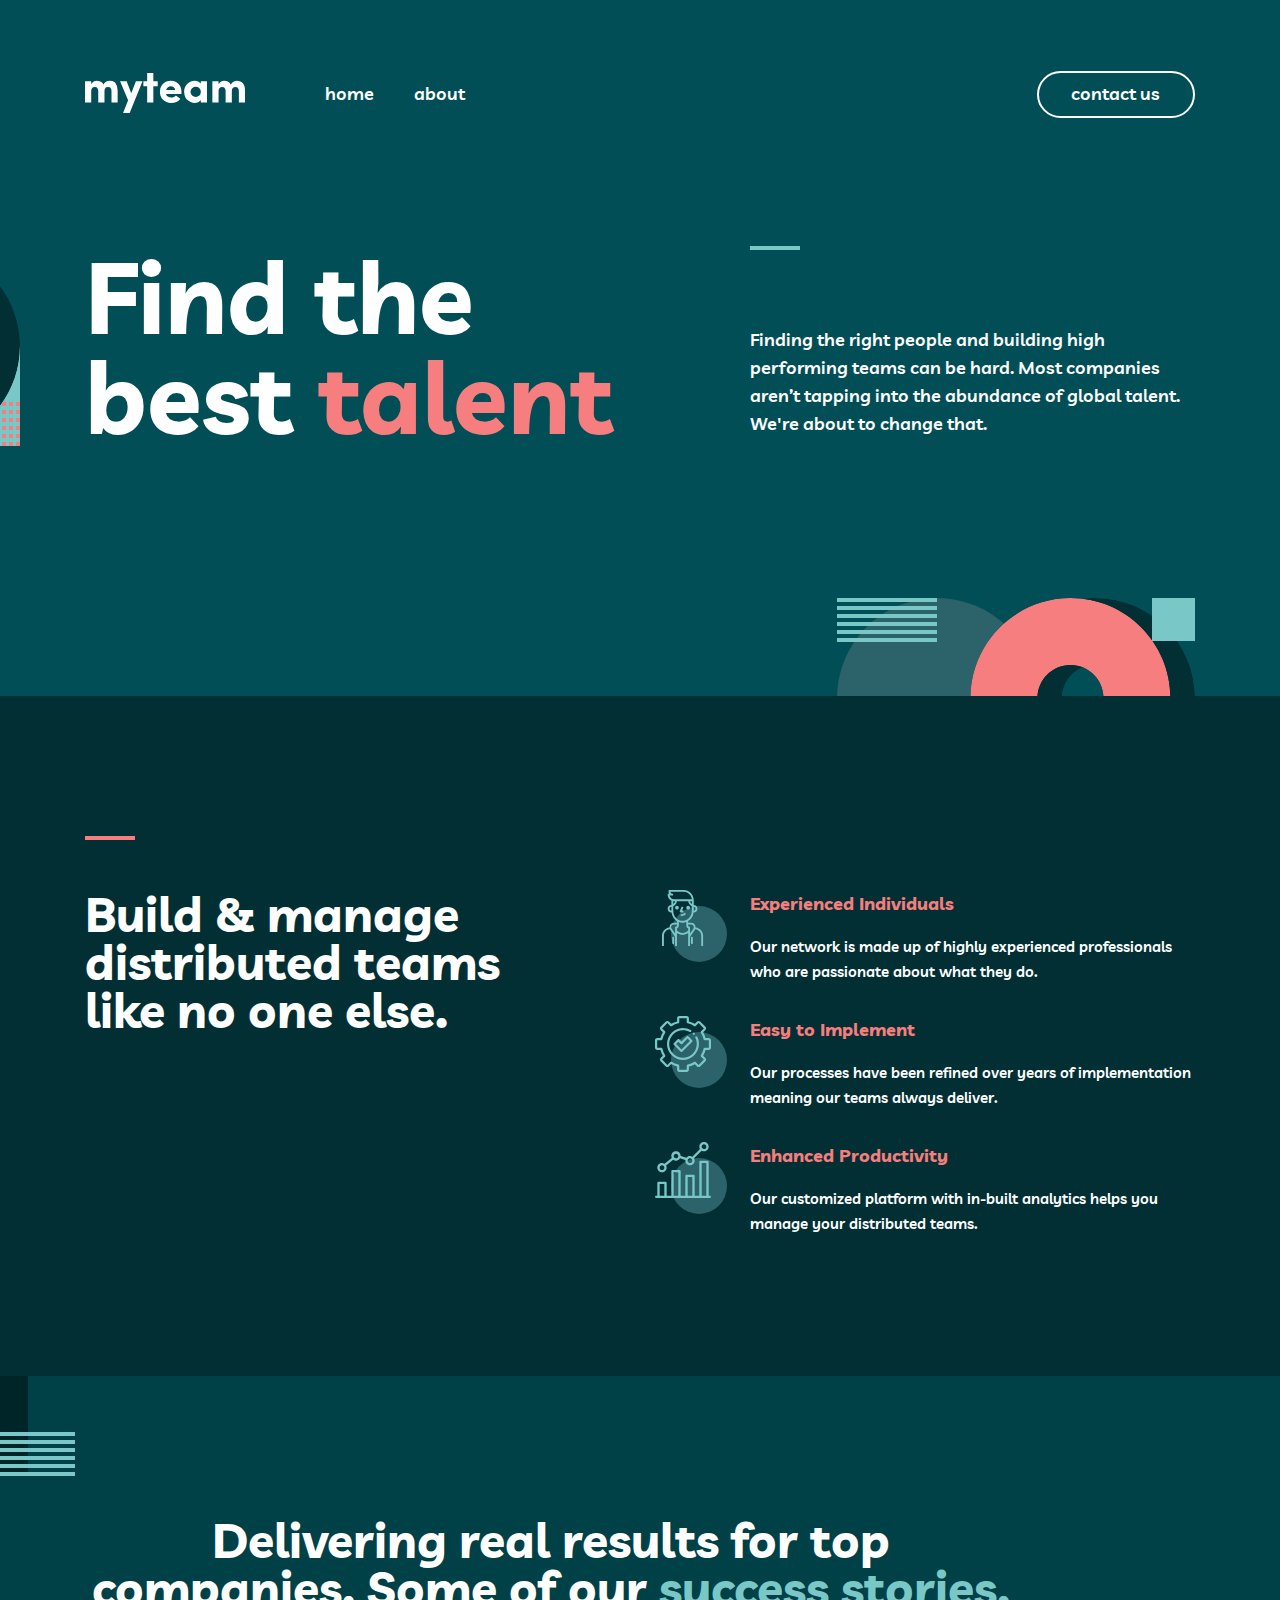
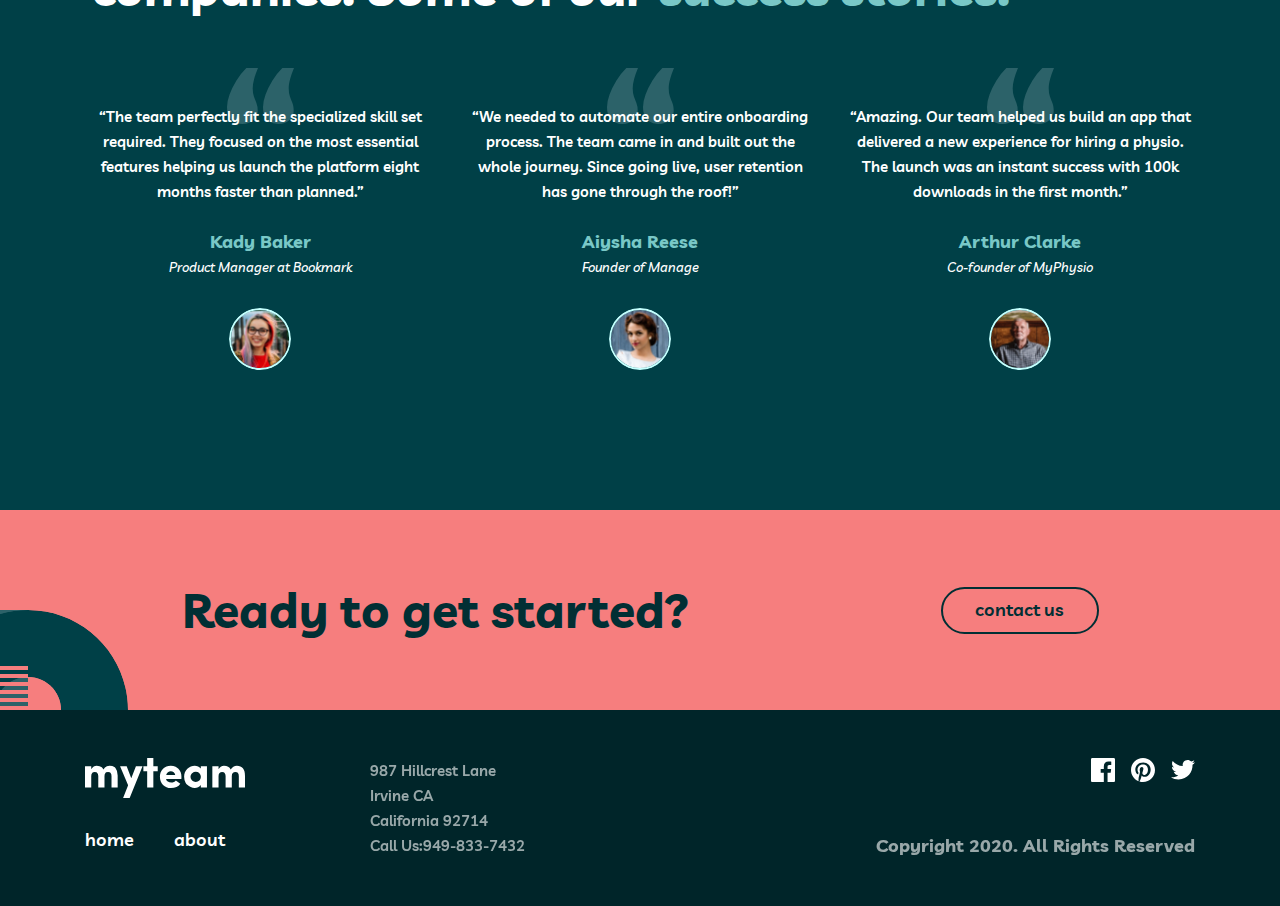
<file: index.html>
<!DOCTYPE html>
<html lang="en">

<head>
    <meta charset="UTF-8">
    <meta name="viewport" content="width=device-width, initial-scale=1.0">
    <link rel="preconnect" href="https://fonts.googleapis.com">
    <link rel="preconnect" href="https://fonts.gstatic.com" crossorigin>
    <link href="https://fonts.googleapis.com/css2?family=Livvic:ital,wght@0,100;0,200;0,300;0,400;0,500;0,600;0,700;0,900;1,100;1,200;1,300;1,400;1,500;1,600;1,700;1,900&display=swap" rel="stylesheet">
    <title>My team</title>
    <link rel="stylesheet" href="css/styles.css">
    <link rel="stylesheet" href="css/normalize.css">
</head>

<body>
    <!-- Header -->
    <header>
        <div class="header container">
            <div class="header-nav">
                <a href="index.html" class="header-nav__logo">
                    <img src="image/myteam.svg" alt="logo">
                </a>
                <nav class="header-nav__nav">
                    <ul class="header-nav__list">
                        <li class="header-nav__item">
                            <a href="index.html" class="header-nav__items">home</a>
                        </li>
                        <li class="header-nav__item">
                            <a href="about.html" class="header-nav__items">about</a>
                        </li>
                    </ul>
                </nav>
                <div class="header-nav__btn">
                    <a href="contact.html" class="header-nav__login">contact us</a>
                </div>

                <a href="#" class="header-nav__open-list">
                    <img src="image/hamburger.svg" alt="hamburger image" width="20" height="17">
                </a>
                <div class="header-nav__hamburger">
                    <a href="#" class="header-nav__hamburger-list">
                        <img src="image/close.svg" alt="hamburger image" width="20" height="17">
                    </a>

                    <nav class="header-nav__nav-list">
                        <ul class="header-nav__list">
                            <li class="header-nav__item">
                                <a href="index.html" class="header-nav__items">home</a>
                            </li>
                            <li class="header-nav__item">
                                <a href="about.html" class="header-nav__items">about</a>
                            </li>
                        </ul>
                    </nav>
                    <div class="header-nav__btn-list">
                        <a href="contact.html" class="header-nav__login">contact us</a>
                    </div>
                </div>
            </div>


            <div class="header-finding">
                <div class="header-finding__oval">
                    <img src="image/findoval.svg" alt="find oval left image" width="200" height="200"
                        class="header-finding__oval-img">
                </div>

                <div class="header-finding__left">
                    <h2 class="header-finding__title">Find the best <span class="header-finding__strong">talent</span>
                    </h2>
                </div>
                <div class="header-finding__right">
                    <p class="header-finding__paragraph">Finding the right people and building high performing teams can
                        be hard. Most companies aren’t
                        tapping into the abundance of global talent. We're about to change that.</p>
                </div>

                <div class="header-patern">
                    <img src="image/findovalbt.svg" alt="img patern" class="header-patern__img" width="358"
                        height="200">
                </div>
            </div>



        </div>

    </header>
    <!-- Main -->
    <main class="main-content">
        <!-- Section manage -->
        <section class="section-menage">
            <div class="container">
                <div class="feature">
                    <div class="feature-text">
                        <h2 class="feature-text__title">Build & manage distributed teams like no one else.</h2>
                    </div>
                    <ul class="feature-list">
                        <li class="feature-items">
                            <div class="feature-items__img">
                                <img src="image/icon-feature-experience.svg" alt="menage img circle" width="72"
                                    height="72">
                            </div>
                            <div class="feature-items__info">
                                <h3 class="feature-items__info-title">Experienced Individuals</h3>
                                <p class="feature-items__info-paragraph">Our network is made up of highly experienced
                                    professionals who are passionate about what they do.</p>
                            </div>
                        </li>
                        <li class="feature-items">
                            <div class="feature-items__img">
                                <img src="image/icon-feature-implementation.svg" alt="menage img circle" width="72"
                                    height="72">
                            </div>
                            <div class="feature-items__info">
                                <h3 class="feature-items__info-title">Easy to Implement</h3>
                                <p class="feature-items__info-paragraph">Our processes have been refined over years of
                                    implementation meaning our teams always deliver.</p>
                            </div>
                        </li>
                        <li class="feature-items">
                            <div class="feature-items__img">
                                <img src="image/icon-feature-productivity.svg" alt="menage img circle" width="72"
                                    height="72">
                            </div>
                            <div class="feature-items__info">
                                <h3 class="feature-items__info-title">Enhanced Productivity</h3>
                                <p class="feature-items__info-paragraph">Our customized platform with in-built analytics
                                    helps you manage your distributed teams.</p>
                            </div>
                        </li>
                    </ul>
                </div>
            </div>
            <div class="feature-img">
                <img src="image/featureoval.svg" alt="featureoval image">
            </div>
        </section>

        <!-- Section reviews -->
        <section class="section-reviews">
            <div class="section-reviews__left">
                <img src="image/reviews-bg-left.svg" alt="reviews-bg-left" width="147" height="100">
            </div>
            <div class="section-reviews__right">
                <img src="image/reviews-bg-right.svg" alt="reviews-bg-right" width="200" height="200">
            </div>
            <div class="container">
                <div class="reviews">
                    <h1 class="reviews-title">Delivering real results for top companies. Some of our <span
                            class="reviews-title-span">success stories.</span></h1>
                </div>

                <ul class="reviews-card">
                    <li class="reviews-card__items">
                        <div class="reviews-card__items-imgtop">
                            <img src="image/“.svg" alt="kovichku image">
                        </div>
                        <p class="reviews-card__items-paragrapg"> “The team perfectly fit the specialized skill set
                            required. They focused on the most essential features helping us launch the platform eight
                            months faster than planned.”</p>
                        <h2 class="reviews-card__items-title">Kady Baker</h2>
                        <h3 class="reviews-card__items-profesion">Product Manager at Bookmark</h3>
                        <a href="#" class="reviews-card__items-btn">
                            <img src="image/kady.svg" alt="reviews image people" class="reviews-card__items-img"
                                width="62" height="62">
                        </a>
                    </li>
                    <li class="reviews-card__items">
                        <div class="reviews-card__items-imgtop">
                            <img src="image/“.svg" alt="kovichku image">
                        </div>
                        <p class="reviews-card__items-paragrapg">“We needed to automate our entire onboarding process.
                            The team came in and built out the whole journey. Since going live, user retention has gone
                            through the roof!”</p>
                        <h2 class="reviews-card__items-title">Aiysha Reese</h2>
                        <h3 class="reviews-card__items-profesion">Founder of Manage</h3>
                        <a href="#" class="reviews-card__items-btn">
                            <img src="image/aisha.svg" alt="reviews image people" class="reviews-card__items-img"
                                width="62" height="62">
                        </a>
                    </li>
                    <li class="reviews-card__items">
                        <div class="reviews-card__items-imgtop">
                            <img src="image/“.svg" alt="kovichku image">
                        </div>
                        <p class="reviews-card__items-paragrapg">“Amazing. Our team helped us build an app that
                            delivered a new experience for hiring a physio. The launch was an instant success with 100k
                            downloads in the first month.”</p>
                        <h2 class="reviews-card__items-title">Arthur Clarke</h2>
                        <h3 class="reviews-card__items-profesion">Co-founder of MyPhysio</h3>
                        <a href="#" class="reviews-card__items-btn">
                            <img src="image/arthur.svg" alt="reviews image people" class="reviews-card__items-img"
                                width="62" height="62">
                        </a>
                    </li>
                </ul>
            </div>
        </section>

        <!-- Section register -->
        <section class="section-register">
            <div class="section-register__img">
                <img src="image/registerimg.svg" alt="registerimg">
            </div>
            <div class="container">
                <div class="register">
                    <h2 class="register-title">Ready to get started?</h2>
                    <div class="register-btn">
                        <a href="#" class="register-btn__us">contact us</a>
                    </div>
                </div>
            </div>
        </section>
    </main>
    <!-- Footer site -->
    <footer class="footer">
        <div class="container">
            <div class="footer-container">
                <div class="footer-container-add">
                    <div class="footer-container__logo">
                        <a href="#">
                            <img src="image/myteam.svg" alt="logo" width="160" height="40"
                                class="footer-container__logo-logo">
                        </a>
    
                        <ul class="footer-container__logo-list">
                            <li class="footer-container__logo-item"> 
                                <a href="#" class="footer-container__logo-items">home</a>
                            </li>
                            <li class="footer-container__logo-item">
                                <a href="#" class="footer-container__logo-items">about</a>
                            </li>
                        </ul>
                    </div>
                    <ul class="footer-container__info">
                        <li class="footer-container__info-text">987 Hillcrest Lane</li>
                        <li class="footer-container__info-text">Irvine CA</li>
                        <li class="footer-container__info-text">California 92714</li>
                        <li class="footer-container__info-text">Call Us:949-833-7432</li>
                    </ul>
                </div>
                <div class="footer-container__social">
                    <ul class="footer-container__social-link">
                        <li>
                            <a href="#">
                                <svg class="footer-container__social-link-icons" width="24.000000" height="24.000000"
                                    viewBox="0 0 24 24" fill="none" xmlns="http://www.w3.org/2000/svg"
                                    xmlns:xlink="http://www.w3.org/1999/xlink">
                                    <desc>
                                        Created with Pixso.
                                    </desc>
                                    <defs />
                                    <path
                                        d="M22.67 0L1.32 0C0.59 0 0 0.59 0 1.32L0 22.67C0 23.4 0.59 24 1.32 24L12.82 24L12.82 14.7L9.69 14.7L9.69 11.08L12.82 11.08L12.82 8.41C12.82 5.31 14.71 3.62 17.47 3.62C18.8 3.62 19.94 3.72 20.27 3.76L20.27 7L18.35 7C16.85 7 16.56 7.72 16.56 8.77L16.56 11.08L20.14 11.08L19.68 14.7L16.56 14.7L16.56 24L22.67 24C23.4 24 24 23.4 24 22.67L24 1.32C24 0.59 23.4 0 22.67 0Z"
                                        fill="currentColor" fill-opacity="1.000000" fill-rule="nonzero" />
                                </svg>
                            </a>
                        </li>
                        <li>
                            <a href="#">
                                <svg class="footer-container__social-link-icons" width="24.000000" height="24.000000"
                                    viewBox="0 0 24 24" fill="none" xmlns="http://www.w3.org/2000/svg"
                                    xmlns:xlink="http://www.w3.org/1999/xlink">
                                    <desc>
                                        Created with Pixso.
                                    </desc>
                                    <defs />
                                    <path
                                        d="M12 0C5.37 0 0 5.37 0 12C0 17.08 3.16 21.42 7.62 23.17C7.52 22.22 7.42 20.76 7.66 19.73C7.88 18.79 9.07 13.76 9.07 13.76C9.07 13.76 8.71 13.04 8.71 11.98C8.71 10.31 9.68 9.07 10.88 9.07C11.91 9.07 12.4 9.84 12.4 10.76C12.4 11.79 11.75 13.33 11.41 14.75C11.12 15.95 12.01 16.92 13.18 16.92C15.32 16.92 16.96 14.67 16.96 11.43C16.96 8.55 14.89 6.54 11.94 6.54C8.53 6.54 6.53 9.1 6.53 11.75C6.53 12.78 6.92 13.89 7.42 14.49C7.52 14.61 7.53 14.71 7.5 14.83L7.17 16.19C7.12 16.41 7 16.46 6.77 16.36C5.27 15.66 4.33 13.47 4.33 11.71C4.33 7.92 7.08 4.44 12.26 4.44C16.42 4.44 19.66 7.41 19.66 11.38C19.66 15.51 17.05 18.84 13.43 18.84C12.22 18.84 11.07 18.21 10.68 17.46L9.93 20.31C9.66 21.36 8.93 22.66 8.44 23.46C9.57 23.81 10.76 24 12 24C18.62 24 24 18.62 24 12C24 5.37 18.62 0 12 0Z"
                                        fill="currentColor" fill-opacity="1.000000" fill-rule="nonzero" />
                                </svg>
                            </a>
                        </li>
                        <li>
                            <a href="#">
                                <svg class="footer-container__social-link-icons" width="24.000000" height="19.504028"
                                    viewBox="0 0 24 19.504" fill="none" xmlns="http://www.w3.org/2000/svg"
                                    xmlns:xlink="http://www.w3.org/1999/xlink">
                                    <desc>
                                        Created with Pixso.
                                    </desc>
                                    <defs />
                                    <path
                                        d="M24 2.3C23.11 2.7 22.16 2.96 21.17 3.08C22.18 2.47 22.97 1.51 23.33 0.35C22.38 0.92 21.33 1.33 20.2 1.55C19.31 0.59 18.03 0 16.61 0C13.43 0 11.1 2.96 11.81 6.04C7.72 5.84 4.1 3.88 1.67 0.9C0.38 3.11 1 6 3.19 7.47C2.38 7.44 1.62 7.22 0.96 6.85C0.91 9.14 2.54 11.27 4.91 11.74C4.22 11.93 3.46 11.98 2.68 11.83C3.31 13.78 5.13 15.21 7.29 15.25C5.21 16.87 2.61 17.6 0 17.29C2.17 18.68 4.76 19.5 7.54 19.5C16.68 19.5 21.85 11.78 21.54 4.85C22.5 4.16 23.34 3.29 24 2.3Z"
                                        fill="currentColor" fill-opacity="1.000000" fill-rule="nonzero" />
                                </svg>
                            </a>
                        </li>
                    </ul>
                    <div class="footer-container__social-name">
                        <h3>Copyright 2020. All Rights Reserved</h3>
                    </div>
                </div>
            </div>
        </div>
    </footer>

    <script src="js/main.js"></script>
</body>

</html>
</file>
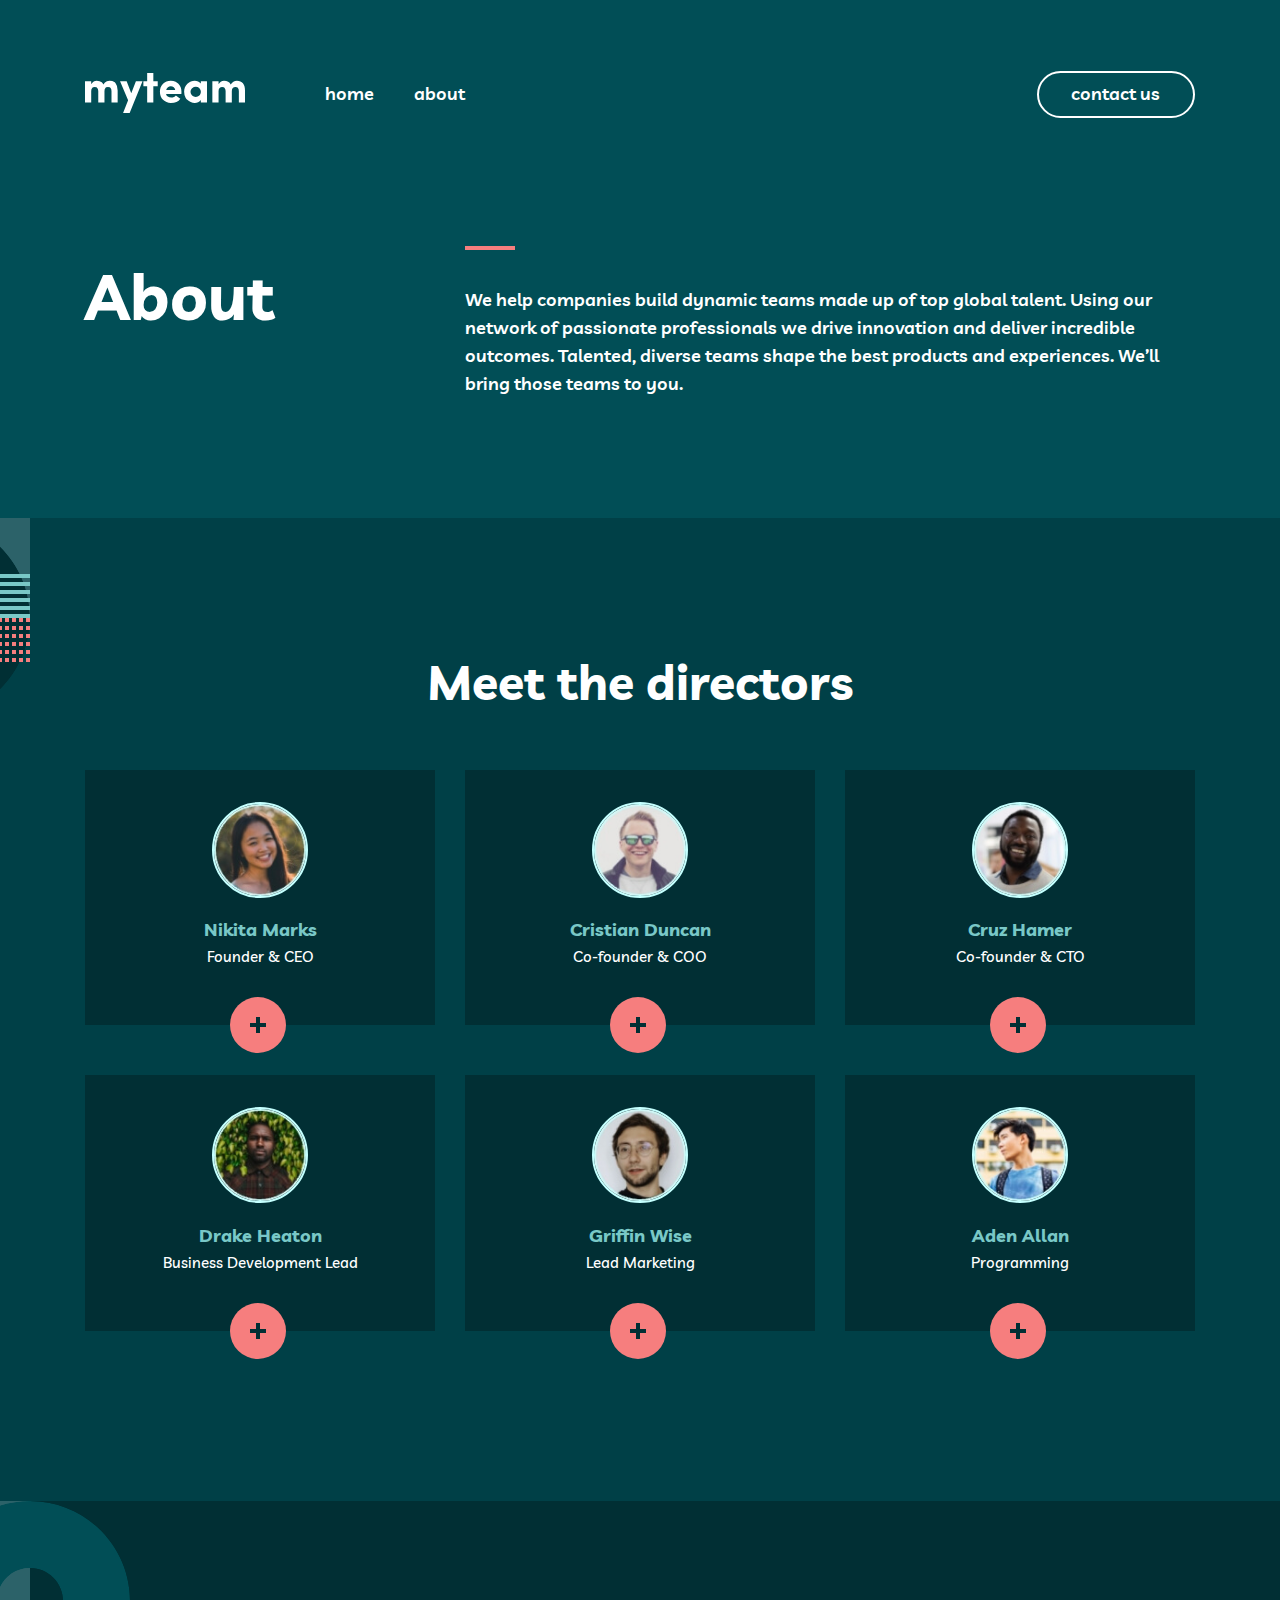
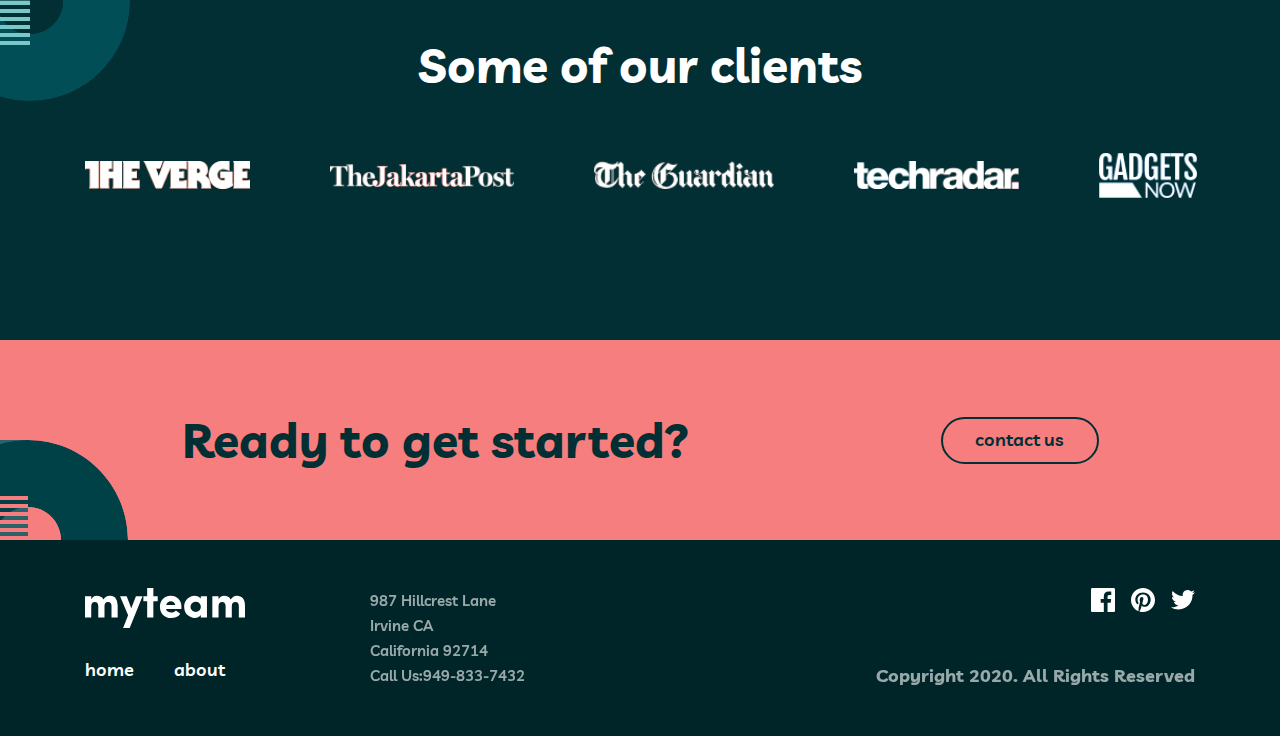
<file: about.html>
<!DOCTYPE html>
<html lang="en">

<head>
    <meta charset="UTF-8">
    <meta name="viewport" content="width=device-width, initial-scale=1.0">
    <link rel="preconnect" href="https://fonts.googleapis.com">
    <link rel="preconnect" href="https://fonts.gstatic.com" crossorigin>
    <link
        href="https://fonts.googleapis.com/css2?family=Livvic:ital,wght@0,100;0,200;0,300;0,400;0,500;0,600;0,700;0,900;1,100;1,200;1,300;1,400;1,500;1,600;1,700;1,900&display=swap"
        rel="stylesheet">
    <title>My team About</title>
    <link rel="stylesheet" href="css/stylesabout.css">
    <link rel="stylesheet" href="css/styles.css">
    <link rel="stylesheet" href="css/normalize.css">
</head>

<body>
    <!-- Header about nav -->
    <header>
        <div class="header container">
            <div class="header-nav">
                <a href="index.html" class="header-nav__logo">
                    <img src="image/myteam.svg" alt="logo">
                </a>
                <nav class="header-nav__nav">
                    <ul class="header-nav__list">
                        <li class="header-nav__item">
                            <a href="index.html" class="header-nav__items">home</a>
                        </li>
                        <li class="header-nav__item">
                            <a href="about.html" class="header-nav__items">about</a>
                        </li>
                    </ul>
                </nav>
                <div class="header-nav__btn">
                    <a href="contact.html" class="header-nav__login">contact us</a>
                </div>
                <a href="#" class="header-nav__open-list">
                    <img src="image/hamburger.svg" alt="hamburger image" width="20" height="17">
                </a>
                <div class="header-nav__hamburger">
                    <a href="#" class="header-nav__hamburger-list">
                        <img src="image/close.svg" alt="hamburger image" width="20" height="17">
                    </a>

                    <nav class="header-nav__nav-list">
                        <ul class="header-nav__list">
                            <li class="header-nav__item">
                                <a href="index.html" class="header-nav__items">home</a>
                            </li>
                            <li class="header-nav__item">
                                <a href="about.html" class="header-nav__items">about</a>
                            </li>
                        </ul>
                    </nav>
                    <div class="header-nav__btn-list">
                        <a href="contact.html" class="header-nav__login">contact us</a>
                    </div>
                </div>
            </div>

            <div class="about-header">
                <div class="about-header__left">
                    <h1 class="about-header__left-title">About</h1>
                </div>
                <div class="about-header__right">
                    <p class="about-header__right-paragraph">We help companies build dynamic teams made up of top global
                        talent. Using our network of passionate professionals we drive innovation and deliver incredible
                        outcomes. Talented, diverse teams shape the best products and experiences. We’ll bring those
                        teams to you.</p>
                </div>
            </div>
            <div class="about-img">
                <img src="image/ovalabout.svg" alt="ovalabout image" width="200" height="200">
            </div>
        </div>
    </header>


    <main class="main-content">
        <!-- Section information -->
        <section class="information">
            <div class="information-img">
                <img src="image/reviews-bg-right.svg" alt="reviews-bg-right image" width="200" height="200">
            </div>
            <div class="information-image">
                <img src="image/reviews-bg-left.svg" alt="reviews-bg-left image" width="147" height="100">
            </div>
            <div class="container">
                <div class="information-container">
                    <h2 class="information-container__title">Meet the directors</h2>
                    <ul class="info">
                        <li class="info-items">


                            <div class="info-click">
                                <h3 class="info-click__title">Nikita Marks</h3>
                                <p class="info-click__paragraph">“Empowered teams create truly amazing products. Set the
                                    north star and let them follow it.”</p>
                                <ul class="info-click__list">
                                    <li class="info-click__list-item">
                                        <a href="#">
                                            <svg class="info-click__list-item-img" width="24.000000" height="19.504028"
                                                viewBox="0 0 24 19.504" fill="none" xmlns="http://www.w3.org/2000/svg"
                                                xmlns:xlink="http://www.w3.org/1999/xlink">
                                                <desc>
                                                    Created with Pixso.
                                                </desc>
                                                <defs />
                                                <path
                                                    d="M24 2.3C23.11 2.7 22.16 2.96 21.17 3.08C22.18 2.47 22.97 1.51 23.33 0.35C22.38 0.92 21.33 1.33 20.2 1.55C19.31 0.59 18.03 0 16.61 0C13.43 0 11.1 2.96 11.81 6.04C7.72 5.84 4.1 3.88 1.67 0.9C0.38 3.11 1 6 3.19 7.47C2.38 7.44 1.62 7.22 0.96 6.85C0.91 9.14 2.54 11.27 4.91 11.74C4.22 11.93 3.46 11.98 2.68 11.83C3.31 13.78 5.13 15.21 7.29 15.25C5.21 16.87 2.61 17.6 0 17.29C2.17 18.68 4.76 19.5 7.54 19.5C16.68 19.5 21.85 11.78 21.54 4.85C22.5 4.16 23.34 3.29 24 2.3Z"
                                                    fill="currentColor" fill-opacity="1.000000" fill-rule="nonzero" />
                                            </svg>
                                        </a>
                                    </li>
                                    <li class="info-click__list-item">
                                        <a href="#">
                                            <svg class="info-click__list-item-img" width="20.000000" height="20.000000"
                                                viewBox="0 0 20 20" fill="none" xmlns="http://www.w3.org/2000/svg"
                                                xmlns:xlink="http://www.w3.org/1999/xlink">
                                                <desc>
                                                    Created with Pixso.
                                                </desc>
                                                <defs />
                                                <path id="Shape"
                                                    d="M2 0L18 0C19.1001 0 20 0.899994 20 2L20 18C20 19.1 19.1001 20 18 20L2 20C0.899902 20 0 19.1 0 18L0 2C0 0.899994 0.899902 0 2 0ZM4.5 6.29999C3.5 6.29999 2.69995 5.5 2.69995 4.5C2.69995 3.5 3.5 2.70001 4.5 2.70001C5.5 2.70001 6.30005 3.5 6.30005 4.5C6.30005 5.5 5.5 6.29999 4.5 6.29999ZM14 17L17 17L17 11.3C17 9.39999 15.3999 7.79999 13.5 7.79999C12.6001 7.79999 11.5 8.39999 11 9.20001L11 8L8 8L8 17L11 17L11 11.7C11 10.9 11.7 10.2 12.5 10.2C13.3 10.2 14 10.9 14 11.7L14 17ZM6 17L6 8L3 8L3 17L6 17Z"
                                                    clip-rule="evenodd" fill="currentColor" fill-opacity="1.000000"
                                                    fill-rule="evenodd" />
                                            </svg>
                                        </a>
                                    </li>
                                </ul>
                            </div>


                            <img src="image/nikita.jpeg" alt="info image people" class="info-items__img">
                            <h3 class="info-items__title">Nikita Marks</h3>
                            <h4 class="info-items__text">Founder & CEO</h4>
                            <div class="info-items__oval">
                                <div class="info-items__oval-cont">
                                    <img src="image/shape.svg" class="info-items__oval-cont-text" alt="card plus image">
                                </div>
                            </div>
                        </li>
                        <li class="info-items">

                            <div class="info-click">
                                <h3 class="info-click__title">Cristian Duncan</h3>
                                <p class="info-click__paragraph">“Empowered teams create truly amazing products. Set the
                                    north star and let them follow it.”</p>
                                <ul class="info-click__list">
                                    <li class="info-click__list-item">
                                        <a href="#">
                                            <svg class="info-click__list-item-img" width="24.000000" height="19.504028"
                                                viewBox="0 0 24 19.504" fill="none" xmlns="http://www.w3.org/2000/svg"
                                                xmlns:xlink="http://www.w3.org/1999/xlink">
                                                <desc>
                                                    Created with Pixso.
                                                </desc>
                                                <defs />
                                                <path
                                                    d="M24 2.3C23.11 2.7 22.16 2.96 21.17 3.08C22.18 2.47 22.97 1.51 23.33 0.35C22.38 0.92 21.33 1.33 20.2 1.55C19.31 0.59 18.03 0 16.61 0C13.43 0 11.1 2.96 11.81 6.04C7.72 5.84 4.1 3.88 1.67 0.9C0.38 3.11 1 6 3.19 7.47C2.38 7.44 1.62 7.22 0.96 6.85C0.91 9.14 2.54 11.27 4.91 11.74C4.22 11.93 3.46 11.98 2.68 11.83C3.31 13.78 5.13 15.21 7.29 15.25C5.21 16.87 2.61 17.6 0 17.29C2.17 18.68 4.76 19.5 7.54 19.5C16.68 19.5 21.85 11.78 21.54 4.85C22.5 4.16 23.34 3.29 24 2.3Z"
                                                    fill="currentColor" fill-opacity="1.000000" fill-rule="nonzero" />
                                            </svg>
                                        </a>
                                    </li>
                                    <li class="info-click__list-item">
                                        <a href="#">
                                            <svg class="info-click__list-item-img" width="20.000000" height="20.000000"
                                                viewBox="0 0 20 20" fill="none" xmlns="http://www.w3.org/2000/svg"
                                                xmlns:xlink="http://www.w3.org/1999/xlink">
                                                <desc>
                                                    Created with Pixso.
                                                </desc>
                                                <defs />
                                                <path id="Shape"
                                                    d="M2 0L18 0C19.1001 0 20 0.899994 20 2L20 18C20 19.1 19.1001 20 18 20L2 20C0.899902 20 0 19.1 0 18L0 2C0 0.899994 0.899902 0 2 0ZM4.5 6.29999C3.5 6.29999 2.69995 5.5 2.69995 4.5C2.69995 3.5 3.5 2.70001 4.5 2.70001C5.5 2.70001 6.30005 3.5 6.30005 4.5C6.30005 5.5 5.5 6.29999 4.5 6.29999ZM14 17L17 17L17 11.3C17 9.39999 15.3999 7.79999 13.5 7.79999C12.6001 7.79999 11.5 8.39999 11 9.20001L11 8L8 8L8 17L11 17L11 11.7C11 10.9 11.7 10.2 12.5 10.2C13.3 10.2 14 10.9 14 11.7L14 17ZM6 17L6 8L3 8L3 17L6 17Z"
                                                    clip-rule="evenodd" fill="currentColor" fill-opacity="1.000000"
                                                    fill-rule="evenodd" />
                                            </svg>
                                        </a>
                                    </li>
                                </ul>
                            </div>

                            <img src="image/cristian.jpeg" alt="info image people" class="info-items__img">
                            <h3 class="info-items__title">Cristian Duncan</h3>
                            <h4 class="info-items__text">Co-founder & COO</h4>
                            <div class="info-items__oval">
                                <div class="info-items__oval-cont">
                                    <img src="image/shape.svg" class="info-items__oval-cont-text" alt="card plus image">
                                </div>
                            </div>
                        </li>
                        <li class="info-items">

                            <div class="info-click">
                                <h3 class="info-click__title">Cruz Hamer</h3>
                                <p class="info-click__paragraph">“Empowered teams create truly amazing products. Set the
                                    north star and let them follow it.”</p>
                                <ul class="info-click__list">
                                    <li class="info-click__list-item">
                                        <a href="#">
                                            <svg class="info-click__list-item-img" width="24.000000" height="19.504028"
                                                viewBox="0 0 24 19.504" fill="none" xmlns="http://www.w3.org/2000/svg"
                                                xmlns:xlink="http://www.w3.org/1999/xlink">
                                                <desc>
                                                    Created with Pixso.
                                                </desc>
                                                <defs />
                                                <path
                                                    d="M24 2.3C23.11 2.7 22.16 2.96 21.17 3.08C22.18 2.47 22.97 1.51 23.33 0.35C22.38 0.92 21.33 1.33 20.2 1.55C19.31 0.59 18.03 0 16.61 0C13.43 0 11.1 2.96 11.81 6.04C7.72 5.84 4.1 3.88 1.67 0.9C0.38 3.11 1 6 3.19 7.47C2.38 7.44 1.62 7.22 0.96 6.85C0.91 9.14 2.54 11.27 4.91 11.74C4.22 11.93 3.46 11.98 2.68 11.83C3.31 13.78 5.13 15.21 7.29 15.25C5.21 16.87 2.61 17.6 0 17.29C2.17 18.68 4.76 19.5 7.54 19.5C16.68 19.5 21.85 11.78 21.54 4.85C22.5 4.16 23.34 3.29 24 2.3Z"
                                                    fill="currentColor" fill-opacity="1.000000" fill-rule="nonzero" />
                                            </svg>
                                        </a>
                                    </li>
                                    <li class="info-click__list-item">
                                        <a href="#">
                                            <svg class="info-click__list-item-img" width="20.000000" height="20.000000"
                                                viewBox="0 0 20 20" fill="none" xmlns="http://www.w3.org/2000/svg"
                                                xmlns:xlink="http://www.w3.org/1999/xlink">
                                                <desc>
                                                    Created with Pixso.
                                                </desc>
                                                <defs />
                                                <path id="Shape"
                                                    d="M2 0L18 0C19.1001 0 20 0.899994 20 2L20 18C20 19.1 19.1001 20 18 20L2 20C0.899902 20 0 19.1 0 18L0 2C0 0.899994 0.899902 0 2 0ZM4.5 6.29999C3.5 6.29999 2.69995 5.5 2.69995 4.5C2.69995 3.5 3.5 2.70001 4.5 2.70001C5.5 2.70001 6.30005 3.5 6.30005 4.5C6.30005 5.5 5.5 6.29999 4.5 6.29999ZM14 17L17 17L17 11.3C17 9.39999 15.3999 7.79999 13.5 7.79999C12.6001 7.79999 11.5 8.39999 11 9.20001L11 8L8 8L8 17L11 17L11 11.7C11 10.9 11.7 10.2 12.5 10.2C13.3 10.2 14 10.9 14 11.7L14 17ZM6 17L6 8L3 8L3 17L6 17Z"
                                                    clip-rule="evenodd" fill="currentColor" fill-opacity="1.000000"
                                                    fill-rule="evenodd" />
                                            </svg>
                                        </a>
                                    </li>
                                </ul>
                            </div>

                            <img src="image/cruz.jpeg" alt="info image people" class="info-items__img">
                            <h3 class="info-items__title">Cruz Hamer</h3>
                            <h4 class="info-items__text">Co-founder & CTO</h4>
                            <div class="info-items__oval">
                                <div class="info-items__oval-cont">
                                    <img src="image/shape.svg" class="info-items__oval-cont-text" alt="card plus image">
                                </div>
                            </div>
                        </li>
                        <li class="info-items">

                            <div class="info-click">
                                <h3 class="info-click__title">Drake Heaton</h3>
                                <p class="info-click__paragraph">“Empowered teams create truly amazing products. Set the
                                    north star and let them follow it.”</p>
                                <ul class="info-click__list">
                                    <li class="info-click__list-item">
                                        <a href="#">
                                            <svg class="info-click__list-item-img" width="24.000000" height="19.504028"
                                                viewBox="0 0 24 19.504" fill="none" xmlns="http://www.w3.org/2000/svg"
                                                xmlns:xlink="http://www.w3.org/1999/xlink">
                                                <desc>
                                                    Created with Pixso.
                                                </desc>
                                                <defs />
                                                <path
                                                    d="M24 2.3C23.11 2.7 22.16 2.96 21.17 3.08C22.18 2.47 22.97 1.51 23.33 0.35C22.38 0.92 21.33 1.33 20.2 1.55C19.31 0.59 18.03 0 16.61 0C13.43 0 11.1 2.96 11.81 6.04C7.72 5.84 4.1 3.88 1.67 0.9C0.38 3.11 1 6 3.19 7.47C2.38 7.44 1.62 7.22 0.96 6.85C0.91 9.14 2.54 11.27 4.91 11.74C4.22 11.93 3.46 11.98 2.68 11.83C3.31 13.78 5.13 15.21 7.29 15.25C5.21 16.87 2.61 17.6 0 17.29C2.17 18.68 4.76 19.5 7.54 19.5C16.68 19.5 21.85 11.78 21.54 4.85C22.5 4.16 23.34 3.29 24 2.3Z"
                                                    fill="currentColor" fill-opacity="1.000000" fill-rule="nonzero" />
                                            </svg>
                                        </a>
                                    </li>
                                    <li class="info-click__list-item">
                                        <a href="#">
                                            <svg class="info-click__list-item-img" width="20.000000" height="20.000000"
                                                viewBox="0 0 20 20" fill="none" xmlns="http://www.w3.org/2000/svg"
                                                xmlns:xlink="http://www.w3.org/1999/xlink">
                                                <desc>
                                                    Created with Pixso.
                                                </desc>
                                                <defs />
                                                <path id="Shape"
                                                    d="M2 0L18 0C19.1001 0 20 0.899994 20 2L20 18C20 19.1 19.1001 20 18 20L2 20C0.899902 20 0 19.1 0 18L0 2C0 0.899994 0.899902 0 2 0ZM4.5 6.29999C3.5 6.29999 2.69995 5.5 2.69995 4.5C2.69995 3.5 3.5 2.70001 4.5 2.70001C5.5 2.70001 6.30005 3.5 6.30005 4.5C6.30005 5.5 5.5 6.29999 4.5 6.29999ZM14 17L17 17L17 11.3C17 9.39999 15.3999 7.79999 13.5 7.79999C12.6001 7.79999 11.5 8.39999 11 9.20001L11 8L8 8L8 17L11 17L11 11.7C11 10.9 11.7 10.2 12.5 10.2C13.3 10.2 14 10.9 14 11.7L14 17ZM6 17L6 8L3 8L3 17L6 17Z"
                                                    clip-rule="evenodd" fill="currentColor" fill-opacity="1.000000"
                                                    fill-rule="evenodd" />
                                            </svg>
                                        </a>
                                    </li>
                                </ul>
                            </div>

                            <img src="image/drake.jpeg" alt="info image people" class="info-items__img">
                            <h3 class="info-items__title">Drake Heaton</h3>
                            <h4 class="info-items__text">Business Development Lead</h4>
                            <div class="info-items__oval">
                                <div class="info-items__oval-cont">
                                    <img src="image/shape.svg" class="info-items__oval-cont-text" alt="card plus image">
                                </div>
                            </div>
                        </li>
                        <li class="info-items">

                            <div class="info-click">
                                <h3 class="info-click__title">Griffin Wise</h3>
                                <p class="info-click__paragraph">“Empowered teams create truly amazing products. Set the
                                    north star and let them follow it.”</p>
                                <ul class="info-click__list">
                                    <li class="info-click__list-item">
                                        <a href="#">
                                            <svg class="info-click__list-item-img" width="24.000000" height="19.504028"
                                                viewBox="0 0 24 19.504" fill="none" xmlns="http://www.w3.org/2000/svg"
                                                xmlns:xlink="http://www.w3.org/1999/xlink">
                                                <desc>
                                                    Created with Pixso.
                                                </desc>
                                                <defs />
                                                <path
                                                    d="M24 2.3C23.11 2.7 22.16 2.96 21.17 3.08C22.18 2.47 22.97 1.51 23.33 0.35C22.38 0.92 21.33 1.33 20.2 1.55C19.31 0.59 18.03 0 16.61 0C13.43 0 11.1 2.96 11.81 6.04C7.72 5.84 4.1 3.88 1.67 0.9C0.38 3.11 1 6 3.19 7.47C2.38 7.44 1.62 7.22 0.96 6.85C0.91 9.14 2.54 11.27 4.91 11.74C4.22 11.93 3.46 11.98 2.68 11.83C3.31 13.78 5.13 15.21 7.29 15.25C5.21 16.87 2.61 17.6 0 17.29C2.17 18.68 4.76 19.5 7.54 19.5C16.68 19.5 21.85 11.78 21.54 4.85C22.5 4.16 23.34 3.29 24 2.3Z"
                                                    fill="currentColor" fill-opacity="1.000000" fill-rule="nonzero" />
                                            </svg>
                                        </a>
                                    </li>
                                    <li class="info-click__list-item">
                                        <a href="#">
                                            <svg class="info-click__list-item-img" width="20.000000" height="20.000000"
                                                viewBox="0 0 20 20" fill="none" xmlns="http://www.w3.org/2000/svg"
                                                xmlns:xlink="http://www.w3.org/1999/xlink">
                                                <desc>
                                                    Created with Pixso.
                                                </desc>
                                                <defs />
                                                <path id="Shape"
                                                    d="M2 0L18 0C19.1001 0 20 0.899994 20 2L20 18C20 19.1 19.1001 20 18 20L2 20C0.899902 20 0 19.1 0 18L0 2C0 0.899994 0.899902 0 2 0ZM4.5 6.29999C3.5 6.29999 2.69995 5.5 2.69995 4.5C2.69995 3.5 3.5 2.70001 4.5 2.70001C5.5 2.70001 6.30005 3.5 6.30005 4.5C6.30005 5.5 5.5 6.29999 4.5 6.29999ZM14 17L17 17L17 11.3C17 9.39999 15.3999 7.79999 13.5 7.79999C12.6001 7.79999 11.5 8.39999 11 9.20001L11 8L8 8L8 17L11 17L11 11.7C11 10.9 11.7 10.2 12.5 10.2C13.3 10.2 14 10.9 14 11.7L14 17ZM6 17L6 8L3 8L3 17L6 17Z"
                                                    clip-rule="evenodd" fill="currentColor" fill-opacity="1.000000"
                                                    fill-rule="evenodd" />
                                            </svg>
                                        </a>
                                    </li>
                                </ul>
                            </div>

                            <img src="image/griffin.jpeg" alt="info image people" class="info-items__img">
                            <h3 class="info-items__title">Griffin Wise</h3>
                            <h4 class="info-items__text">Lead Marketing</h4>
                            <div class="info-items__oval">
                                <div class="info-items__oval-cont">
                                    <img src="image/shape.svg" class="info-items__oval-cont-text" alt="card plus image">
                                </div>
                            </div>
                        </li>
                        <li class="info-items">

                            <div class="info-click">
                                <h3 class="info-click__title">Aden Allan</h3>
                                <p class="info-click__paragraph">“Empowered teams create truly amazing products. Set the
                                    north star and let them follow it.”</p>
                                <ul class="info-click__list">
                                    <li class="info-click__list-item">
                                        <a href="#">
                                            <svg class="info-click__list-item-img" width="24.000000" height="19.504028"
                                                viewBox="0 0 24 19.504" fill="none" xmlns="http://www.w3.org/2000/svg"
                                                xmlns:xlink="http://www.w3.org/1999/xlink">
                                                <desc>
                                                    Created with Pixso.
                                                </desc>
                                                <defs />
                                                <path
                                                    d="M24 2.3C23.11 2.7 22.16 2.96 21.17 3.08C22.18 2.47 22.97 1.51 23.33 0.35C22.38 0.92 21.33 1.33 20.2 1.55C19.31 0.59 18.03 0 16.61 0C13.43 0 11.1 2.96 11.81 6.04C7.72 5.84 4.1 3.88 1.67 0.9C0.38 3.11 1 6 3.19 7.47C2.38 7.44 1.62 7.22 0.96 6.85C0.91 9.14 2.54 11.27 4.91 11.74C4.22 11.93 3.46 11.98 2.68 11.83C3.31 13.78 5.13 15.21 7.29 15.25C5.21 16.87 2.61 17.6 0 17.29C2.17 18.68 4.76 19.5 7.54 19.5C16.68 19.5 21.85 11.78 21.54 4.85C22.5 4.16 23.34 3.29 24 2.3Z"
                                                    fill="currentColor" fill-opacity="1.000000" fill-rule="nonzero" />
                                            </svg>
                                        </a>
                                    </li>
                                    <li class="info-click__list-item">
                                        <a href="#">
                                            <svg class="info-click__list-item-img" width="20.000000" height="20.000000"
                                                viewBox="0 0 20 20" fill="none" xmlns="http://www.w3.org/2000/svg"
                                                xmlns:xlink="http://www.w3.org/1999/xlink">
                                                <desc>
                                                    Created with Pixso.
                                                </desc>
                                                <defs />
                                                <path id="Shape"
                                                    d="M2 0L18 0C19.1001 0 20 0.899994 20 2L20 18C20 19.1 19.1001 20 18 20L2 20C0.899902 20 0 19.1 0 18L0 2C0 0.899994 0.899902 0 2 0ZM4.5 6.29999C3.5 6.29999 2.69995 5.5 2.69995 4.5C2.69995 3.5 3.5 2.70001 4.5 2.70001C5.5 2.70001 6.30005 3.5 6.30005 4.5C6.30005 5.5 5.5 6.29999 4.5 6.29999ZM14 17L17 17L17 11.3C17 9.39999 15.3999 7.79999 13.5 7.79999C12.6001 7.79999 11.5 8.39999 11 9.20001L11 8L8 8L8 17L11 17L11 11.7C11 10.9 11.7 10.2 12.5 10.2C13.3 10.2 14 10.9 14 11.7L14 17ZM6 17L6 8L3 8L3 17L6 17Z"
                                                    clip-rule="evenodd" fill="currentColor" fill-opacity="1.000000"
                                                    fill-rule="evenodd" />
                                            </svg>
                                        </a>
                                    </li>
                                </ul>
                            </div>

                            <img src="image/aden.jpeg" alt="info image people" class="info-items__img">
                            <h3 class="info-items__title">Aden Allan</h3>
                            <h4 class="info-items__text">Programming</h4>
                            <div class="info-items__oval">
                                <div class="info-items__oval-cont">
                                    <img src="image/shape.svg" class="info-items__oval-cont-text" alt="card plus image">
                                </div>
                            </div>
                        </li>
                    </ul>
                </div>
            </div>
        </section>

        <!-- Section Clients -->
        <section class="clients">
            <div class="clients-image">
                <img src="image/clients-circle.svg" alt="clients-circle image">
            </div>
            
            <div class="container">
                <h2 class="clients-title">Some of our clients</h2>
                <ul class="clients-list">
                    <li class="clients-list__items">
                        <img src="image/the-verge.png" width="165" height="28" class="clients-list__items-img"
                            alt="the-verge image canal" srcset="image/the-verge.png 1x , image/the-verge@2x.png 2x">
                    </li>
                    <li class="clients-list__items">
                        <img src="image/the-jakarta-post.png" width="184" height="23" class="clients-list__items-img"
                            alt="the-jakarta-post.png image canal"
                            srcset="image/the-jakarta-post.png 1x , image/the-jakarta-post@2x.png 2x">
                    </li>
                    <li class="clients-list__items">
                        <img src="image/the-guardian.png" width="180" height="28" class="clients-list__items-img"
                            alt="the-guardian.png image canal"
                            srcset="image/the-guardian.png 1x , image/the-guardian@2x.png 2x">
                    </li>
                    <li class="clients-list__items">
                        <img src="image/techradar.png" width="165" height="28" class="clients-list__items-img"
                            alt="techradar image canal" srcset="image/techradar.png 1x , image/techradar@2x.png 2x">
                    </li>
                    <li class="clients-list__items">
                        <img src="image/gadgets-now.png" width="98" height="45" class="clients-list__items-img"
                            alt="gadgets-now.png image canal"
                            srcset="image/gadgets-now.png 1x , image/gadgets-now@2x.png 2x">
                    </li>
                </ul>
            </div>
        </section>

        <!-- Section register -->
        <section class="section-register">
            <div class="section-register__img">
                <img src="image/registerimg.svg" alt="registerimg">
            </div>
            <div class="container">
                <div class="register">
                    <h2 class="register-title">Ready to get started?</h2>
                    <div class="register-btn">
                        <a href="#" class="register-btn__us">contact us</a>
                    </div>
                </div>
            </div>
        </section>
    </main>
    <!-- Footer site -->
    <footer class="footer">
        <div class="container">
            <div class="footer-container">
                <div class="footer-container-add">
                    <div class="footer-container__logo">
                        <a href="#">
                            <img src="image/myteam.svg" alt="logo" width="160" height="40"
                                class="footer-container__logo-logo">
                        </a>
    
                        <ul class="footer-container__logo-list">
                            <li class="footer-container__logo-item"> 
                                <a href="#" class="footer-container__logo-items">home</a>
                            </li>
                            <li class="footer-container__logo-item">
                                <a href="#" class="footer-container__logo-items">about</a>
                            </li>
                        </ul>
                    </div>
                    <ul class="footer-container__info">
                        <li class="footer-container__info-text">987 Hillcrest Lane</li>
                        <li class="footer-container__info-text">Irvine CA</li>
                        <li class="footer-container__info-text">California 92714</li>
                        <li class="footer-container__info-text">Call Us:949-833-7432</li>
                    </ul>
                </div>
                <div class="footer-container__social">
                    <ul class="footer-container__social-link">
                        <li>
                            <a href="#">
                                <svg class="footer-container__social-link-icons" width="24.000000" height="24.000000"
                                    viewBox="0 0 24 24" fill="none" xmlns="http://www.w3.org/2000/svg"
                                    xmlns:xlink="http://www.w3.org/1999/xlink">
                                    <desc>
                                        Created with Pixso.
                                    </desc>
                                    <defs />
                                    <path
                                        d="M22.67 0L1.32 0C0.59 0 0 0.59 0 1.32L0 22.67C0 23.4 0.59 24 1.32 24L12.82 24L12.82 14.7L9.69 14.7L9.69 11.08L12.82 11.08L12.82 8.41C12.82 5.31 14.71 3.62 17.47 3.62C18.8 3.62 19.94 3.72 20.27 3.76L20.27 7L18.35 7C16.85 7 16.56 7.72 16.56 8.77L16.56 11.08L20.14 11.08L19.68 14.7L16.56 14.7L16.56 24L22.67 24C23.4 24 24 23.4 24 22.67L24 1.32C24 0.59 23.4 0 22.67 0Z"
                                        fill="currentColor" fill-opacity="1.000000" fill-rule="nonzero" />
                                </svg>
                            </a>
                        </li>
                        <li>
                            <a href="#">
                                <svg class="footer-container__social-link-icons" width="24.000000" height="24.000000"
                                    viewBox="0 0 24 24" fill="none" xmlns="http://www.w3.org/2000/svg"
                                    xmlns:xlink="http://www.w3.org/1999/xlink">
                                    <desc>
                                        Created with Pixso.
                                    </desc>
                                    <defs />
                                    <path
                                        d="M12 0C5.37 0 0 5.37 0 12C0 17.08 3.16 21.42 7.62 23.17C7.52 22.22 7.42 20.76 7.66 19.73C7.88 18.79 9.07 13.76 9.07 13.76C9.07 13.76 8.71 13.04 8.71 11.98C8.71 10.31 9.68 9.07 10.88 9.07C11.91 9.07 12.4 9.84 12.4 10.76C12.4 11.79 11.75 13.33 11.41 14.75C11.12 15.95 12.01 16.92 13.18 16.92C15.32 16.92 16.96 14.67 16.96 11.43C16.96 8.55 14.89 6.54 11.94 6.54C8.53 6.54 6.53 9.1 6.53 11.75C6.53 12.78 6.92 13.89 7.42 14.49C7.52 14.61 7.53 14.71 7.5 14.83L7.17 16.19C7.12 16.41 7 16.46 6.77 16.36C5.27 15.66 4.33 13.47 4.33 11.71C4.33 7.92 7.08 4.44 12.26 4.44C16.42 4.44 19.66 7.41 19.66 11.38C19.66 15.51 17.05 18.84 13.43 18.84C12.22 18.84 11.07 18.21 10.68 17.46L9.93 20.31C9.66 21.36 8.93 22.66 8.44 23.46C9.57 23.81 10.76 24 12 24C18.62 24 24 18.62 24 12C24 5.37 18.62 0 12 0Z"
                                        fill="currentColor" fill-opacity="1.000000" fill-rule="nonzero" />
                                </svg>
                            </a>
                        </li>
                        <li>
                            <a href="#">
                                <svg class="footer-container__social-link-icons" width="24.000000" height="19.504028"
                                    viewBox="0 0 24 19.504" fill="none" xmlns="http://www.w3.org/2000/svg"
                                    xmlns:xlink="http://www.w3.org/1999/xlink">
                                    <desc>
                                        Created with Pixso.
                                    </desc>
                                    <defs />
                                    <path
                                        d="M24 2.3C23.11 2.7 22.16 2.96 21.17 3.08C22.18 2.47 22.97 1.51 23.33 0.35C22.38 0.92 21.33 1.33 20.2 1.55C19.31 0.59 18.03 0 16.61 0C13.43 0 11.1 2.96 11.81 6.04C7.72 5.84 4.1 3.88 1.67 0.9C0.38 3.11 1 6 3.19 7.47C2.38 7.44 1.62 7.22 0.96 6.85C0.91 9.14 2.54 11.27 4.91 11.74C4.22 11.93 3.46 11.98 2.68 11.83C3.31 13.78 5.13 15.21 7.29 15.25C5.21 16.87 2.61 17.6 0 17.29C2.17 18.68 4.76 19.5 7.54 19.5C16.68 19.5 21.85 11.78 21.54 4.85C22.5 4.16 23.34 3.29 24 2.3Z"
                                        fill="currentColor" fill-opacity="1.000000" fill-rule="nonzero" />
                                </svg>
                            </a>
                        </li>
                    </ul>
                    <div class="footer-container__social-name">
                        <h3>Copyright 2020. All Rights Reserved</h3>
                    </div>
                </div>
            </div>
        </div>
    </footer>

    <script src="js/main.js"></script>
</body>

</html>
</file>
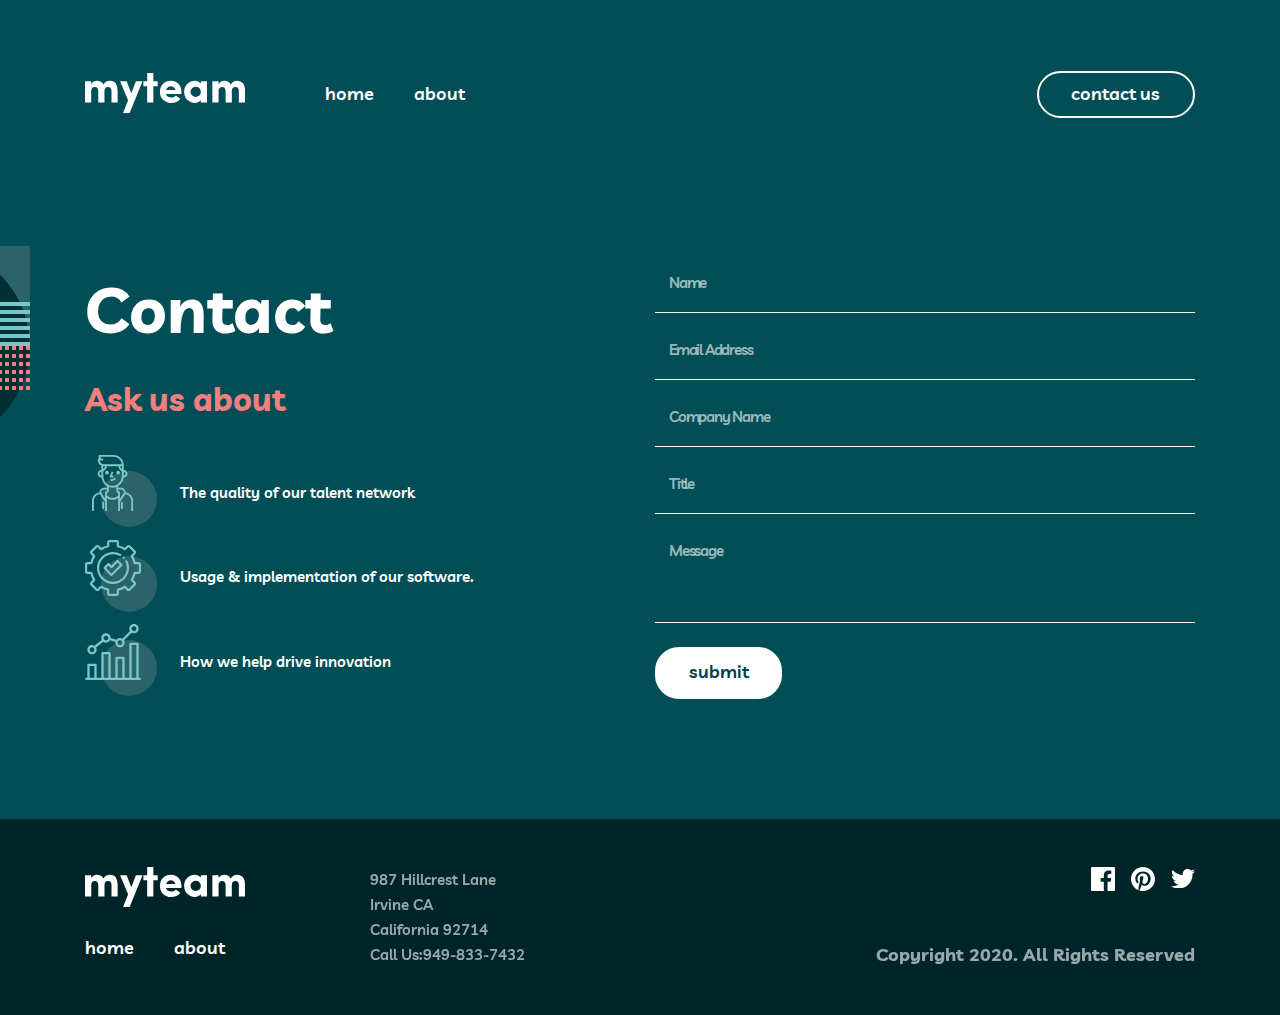
<file: contact.html>
<!DOCTYPE html>
<html lang="en">

<head>
    <meta charset="UTF-8">
    <meta name="viewport" content="width=device-width, initial-scale=1.0">
    <link rel="preconnect" href="https://fonts.googleapis.com">
    <link rel="preconnect" href="https://fonts.gstatic.com" crossorigin>
    <link
        href="https://fonts.googleapis.com/css2?family=Livvic:ital,wght@0,100;0,200;0,300;0,400;0,500;0,600;0,700;0,900;1,100;1,200;1,300;1,400;1,500;1,600;1,700;1,900&display=swap"
        rel="stylesheet">
    <title>My team Contact</title>
    <link rel="stylesheet" href="css/contact.css">
    <link rel="stylesheet" href="css/styles.css">
    <link rel="stylesheet" href="css/normalize.css">
</head>

<body>
    <!-- Header -->
    <header>
        <div class="header container">
            <div class="header-nav">
                <a href="index.html" class="header-nav__logo">
                    <img src="image/myteam.svg" alt="logo">
                </a>
                <nav class="header-nav__nav">
                    <ul class="header-nav__list">
                        <li class="header-nav__item">
                            <a href="index.html" class="header-nav__items">home</a>
                        </li>
                        <li class="header-nav__item">
                            <a href="about.html" class="header-nav__items">about</a>
                        </li>
                    </ul>
                </nav>
                <div class="header-nav__btn">
                    <a href="contact.html" class="header-nav__login">contact us</a>
                </div>
                <a href="#" class="header-nav__open-list">
                    <img src="image/hamburger.svg" alt="hamburger image" width="20" height="17">
                </a>
                <div class="header-nav__hamburger">
                    <a href="#" class="header-nav__hamburger-list">
                        <img src="image/close.svg" alt="hamburger image" width="20" height="17">
                    </a>

                    <nav class="header-nav__nav-list">
                        <ul class="header-nav__list">
                            <li class="header-nav__item">
                                <a href="index.html" class="header-nav__items">home</a>
                            </li>
                            <li class="header-nav__item">
                                <a href="about.html" class="header-nav__items">about</a>
                            </li>
                        </ul>
                    </nav>
                    <div class="header-nav__btn-list">
                        <a href="contact.html" class="header-nav__login">contact us</a>
                    </div>
                </div>
            </div>
        </div>
    </header>
    <!-- Main -->
    <main>
        <section class="contact-section">
            <div class="container">

                <div class="contact-container">
                    <div class="contact-top">
                        <img src="image/contactcircle.svg" alt="contactcircle image" width="200" height="200">
                    </div>
                    <div class="features">
                        <h1 class="feature-title">Contact</h1>
                        <h3 class="feature-paragraph">Ask us about</h3>
                        <ul class="feature-lists">
                            <li class="feature-items">
                                <div class="feature-items__img">
                                    <img src="image/icon-feature-experience.svg" alt="menage img circle" width="72"
                                        height="72">
                                </div>
                                <div class="feature-items__info">
                                    <p class="feature-items__info-paragraph">The quality of our talent network</p>
                                </div>
                            </li>
                            <li class="feature-items">
                                <div class="feature-items__img">
                                    <img src="image/icon-feature-implementation.svg" alt="menage img circle" width="72"
                                        height="72">
                                </div>
                                <div class="feature-items__info">
                                    <p class="feature-items__info-paragraph">Usage & implementation of our software.</p>
                                </div>
                            </li>
                            <li class="feature-items">
                                <div class="feature-items__img">
                                    <img src="image/icon-feature-productivity.svg" alt="menage img circle" width="72"
                                        height="72">
                                </div>
                                <div class="feature-items__info">
                                    <p class="feature-items__info-paragraph">How we help drive innovation</p>
                                </div>
                            </li>
                        </ul>
                    </div>

                    <form action="https://echo.htmlacademy.ru" method="post" class="stay-form">
                        <div class="stay-form__input-cont">
                            <input type="text" placeholder="Name" class="stay-form__input" required
                                aria-label="URL input">
                        </div>
                        <div class="stay-form__input-cont">
                            <input type="email" placeholder="Email Address" class="stay-form__input" required
                                aria-label="URL input">
                            <div class="stay-form__error">This field is required</div>
                        </div>
                        <div class="stay-form__input-cont">
                            <input type="text" placeholder="Company Name" class="stay-form__input" required
                                aria-label="URL input">
                        </div>
                        <div class="stay-form__input-cont">
                            <input type="text" placeholder="Title" class="stay-form__input" required
                                aria-label="URL input">
                        </div>
                        <div class="stay-form__input-cont">
                            <input type="text" placeholder="Message" class="stay-form__input stay-form__input-active"
                                required aria-label="URL input">
                        </div>

                        <button type="submit" class="stay-form__btn">submit</button>
                    </form>
                </div>
                <div class="contact-image">
                    <img src="image/contactimg.svg" alt="contactimg image" width="200" height="225">
                </div>
            </div>
        </section>
    </main>



    <!-- Footer site -->
    <footer class="footer">
        <div class="container">
            <div class="footer-container">
                <div class="footer-container-add">
                    <div class="footer-container__logo">
                        <a href="#">
                            <img src="image/myteam.svg" alt="logo" width="160" height="40"
                                class="footer-container__logo-logo">
                        </a>

                        <ul class="footer-container__logo-list">
                            <li class="footer-container__logo-item">
                                <a href="#" class="footer-container__logo-items">home</a>
                            </li>
                            <li class="footer-container__logo-item">
                                <a href="#" class="footer-container__logo-items">about</a>
                            </li>
                        </ul>
                    </div>
                    <ul class="footer-container__info">
                        <li class="footer-container__info-text">987 Hillcrest Lane</li>
                        <li class="footer-container__info-text">Irvine CA</li>
                        <li class="footer-container__info-text">California 92714</li>
                        <li class="footer-container__info-text">Call Us:949-833-7432</li>
                    </ul>
                </div>
                <div class="footer-container__social">
                    <ul class="footer-container__social-link">
                        <li>
                            <a href="#">
                                <svg class="footer-container__social-link-icons" width="24.000000" height="24.000000"
                                    viewBox="0 0 24 24" fill="none" xmlns="http://www.w3.org/2000/svg"
                                    xmlns:xlink="http://www.w3.org/1999/xlink">
                                    <desc>
                                        Created with Pixso.
                                    </desc>
                                    <defs />
                                    <path
                                        d="M22.67 0L1.32 0C0.59 0 0 0.59 0 1.32L0 22.67C0 23.4 0.59 24 1.32 24L12.82 24L12.82 14.7L9.69 14.7L9.69 11.08L12.82 11.08L12.82 8.41C12.82 5.31 14.71 3.62 17.47 3.62C18.8 3.62 19.94 3.72 20.27 3.76L20.27 7L18.35 7C16.85 7 16.56 7.72 16.56 8.77L16.56 11.08L20.14 11.08L19.68 14.7L16.56 14.7L16.56 24L22.67 24C23.4 24 24 23.4 24 22.67L24 1.32C24 0.59 23.4 0 22.67 0Z"
                                        fill="currentColor" fill-opacity="1.000000" fill-rule="nonzero" />
                                </svg>
                            </a>
                        </li>
                        <li>
                            <a href="#">
                                <svg class="footer-container__social-link-icons" width="24.000000" height="24.000000"
                                    viewBox="0 0 24 24" fill="none" xmlns="http://www.w3.org/2000/svg"
                                    xmlns:xlink="http://www.w3.org/1999/xlink">
                                    <desc>
                                        Created with Pixso.
                                    </desc>
                                    <defs />
                                    <path
                                        d="M12 0C5.37 0 0 5.37 0 12C0 17.08 3.16 21.42 7.62 23.17C7.52 22.22 7.42 20.76 7.66 19.73C7.88 18.79 9.07 13.76 9.07 13.76C9.07 13.76 8.71 13.04 8.71 11.98C8.71 10.31 9.68 9.07 10.88 9.07C11.91 9.07 12.4 9.84 12.4 10.76C12.4 11.79 11.75 13.33 11.41 14.75C11.12 15.95 12.01 16.92 13.18 16.92C15.32 16.92 16.96 14.67 16.96 11.43C16.96 8.55 14.89 6.54 11.94 6.54C8.53 6.54 6.53 9.1 6.53 11.75C6.53 12.78 6.92 13.89 7.42 14.49C7.52 14.61 7.53 14.71 7.5 14.83L7.17 16.19C7.12 16.41 7 16.46 6.77 16.36C5.27 15.66 4.33 13.47 4.33 11.71C4.33 7.92 7.08 4.44 12.26 4.44C16.42 4.44 19.66 7.41 19.66 11.38C19.66 15.51 17.05 18.84 13.43 18.84C12.22 18.84 11.07 18.21 10.68 17.46L9.93 20.31C9.66 21.36 8.93 22.66 8.44 23.46C9.57 23.81 10.76 24 12 24C18.62 24 24 18.62 24 12C24 5.37 18.62 0 12 0Z"
                                        fill="currentColor" fill-opacity="1.000000" fill-rule="nonzero" />
                                </svg>
                            </a>
                        </li>
                        <li>
                            <a href="#">
                                <svg class="footer-container__social-link-icons" width="24.000000" height="19.504028"
                                    viewBox="0 0 24 19.504" fill="none" xmlns="http://www.w3.org/2000/svg"
                                    xmlns:xlink="http://www.w3.org/1999/xlink">
                                    <desc>
                                        Created with Pixso.
                                    </desc>
                                    <defs />
                                    <path
                                        d="M24 2.3C23.11 2.7 22.16 2.96 21.17 3.08C22.18 2.47 22.97 1.51 23.33 0.35C22.38 0.92 21.33 1.33 20.2 1.55C19.31 0.59 18.03 0 16.61 0C13.43 0 11.1 2.96 11.81 6.04C7.72 5.84 4.1 3.88 1.67 0.9C0.38 3.11 1 6 3.19 7.47C2.38 7.44 1.62 7.22 0.96 6.85C0.91 9.14 2.54 11.27 4.91 11.74C4.22 11.93 3.46 11.98 2.68 11.83C3.31 13.78 5.13 15.21 7.29 15.25C5.21 16.87 2.61 17.6 0 17.29C2.17 18.68 4.76 19.5 7.54 19.5C16.68 19.5 21.85 11.78 21.54 4.85C22.5 4.16 23.34 3.29 24 2.3Z"
                                        fill="currentColor" fill-opacity="1.000000" fill-rule="nonzero" />
                                </svg>
                            </a>
                        </li>
                    </ul>
                    <div class="footer-container__social-name">
                        <h3>Copyright 2020. All Rights Reserved</h3>
                    </div>
                </div>
            </div>
        </div>
    </footer>

    <script src="js/main.js"></script>
</body>

</html>
</file>
<file: css/styles.css>
/* Custom Props */
:root {
    --midnight: rgb(1, 78, 86);
    --coral: rgb(246, 126, 126);
    --white: rgb(255, 255, 255);
    --rapture: rgb(121, 200, 199);
    --police: rgb(44, 98, 105);
    --deep: rgb(0, 64, 71);
    --state: rgb(1, 47, 52);
    --dark: rgb(0, 37, 41);
}

* {
    margin: 0;
    padding: 0;
    box-sizing: border-box;
    text-decoration: none;
    list-style: none;
}

html {
    font-size: 10px;
}

body {
    display: flex;
    flex-direction: column;
    height: 100%;
    padding: 0;
    margin: 0;
    background-color: var(--midnight);
    font-family: "Livvic", sans-serif;
    color: var(--white);
    overflow-x: hidden;
}

/* CONTAINER */
.container {
    max-width: 115rem;
    width: 100%;
    margin: 0 auto;
    padding: 0 2rem;
}

/* visually-hidden */

.visually-hidden {
    position: absolute;
    width: .1rem;
    height: .1rem;
    margin: -.1rem;
    border: 0;
    padding: 0;
    white-space: nowrap;
    clip-path: inset(100%);
    clip: rect(0 0 0 0);
    overflow: hidden;
}

/* Main Content */
.main-content {
    flex-grow: 1;
}

/* Header */
.header-nav__open-list {
    display: none;
}

.header-nav__hamburger {
    position: absolute;
    top: 0;
    right: 0;
    width: 26rem;
    height: 100vh;
    background: rgb(44, 98, 105);
    display: none;
    padding: 11.2rem 4.8rem 5.6rem;
    z-index: 10;
}

.header-nav__hamburger-list {
    position: absolute;
    right: 2.5rem;
    top: 5.6rem;
}

.header-nav__nav-list .header-nav__list {
    display: flex;
    flex-direction: column;
    align-items: flex-start;
    gap: 2.4rem;
}

.header-nav__nav-list .header-nav__list .header-nav__item:nth-child(2) {
    margin-bottom: 4rem;
}

.header-nav__btn-list .header-nav__login {
    text-align: center;
    display: block;
}

.header-nav {
    display: flex;
    align-items: center;
    padding: 7.3rem 0 13rem;
}

.header-nav__logo {
    display: block;
    margin-right: 8rem;
}

.header-nav__logo:hover {
    opacity: 0.8;
}

.header-nav__logo:focus {
    opacity: 0.6;
}

.header-nav__nav {
    margin-right: auto;
}

.header-nav__list {
    display: flex;
    align-items: center;
    gap: 4rem;
}

.header-nav__items {
    color: var(--white);
    font-size: 1.8rem;
    font-weight: 600;
    line-height: 2.8rem;
    letter-spacing: 0rem;
}

.header-nav__items:hover {
    color: var(--coral);
}

.header-nav__items:focus {
    opacity: 0.8;
}

.header-nav__btn {
    display: block;
}

.header-nav__login {
    color: var(--white);
    font-size: 1.8rem;
    font-weight: 600;
    line-height: 2.8rem;
    letter-spacing: 0rem;
    padding: .9rem 3.3rem 1.1rem 3.2rem;
    box-sizing: border-box;
    border: 0.2rem solid var(--white);
    border-radius: 2.4rem;

}

.header-nav__login:hover {
    border: 0.2rem solid var(--white);
    color: var(--dark);
    background-color: var(--white);
}

.header-nav__login:focus {
    opacity: 0.8;
}

/* Header finding */
.header-finding {
    position: relative;
    display: flex;
    justify-content: space-between;
    padding-bottom: 25rem;
}

.header-finding__oval {
    position: absolute;
    width: 20rem;
    height: 20rem;
    left: calc(50% + -82rem);
}

.header-finding__oval-img {
    display: inline-block;
}

.header-finding__left {
    max-width: 60rem;
}

.header-finding__title {
    display: inline-block;
    font-size: 10rem;
    font-weight: 700;
    line-height: 10rem;
    letter-spacing: 0rem;
}

.header-finding__strong {
    color: var(--coral);
}

.header-finding__right {
    display: flex;
    padding-top: 8rem;
    box-sizing: inherit;
    position: relative;
    max-width: 44.5rem;
    width: 100%;
}

.header-finding__right::after {
    content: '';
    position: absolute;
    width: 5rem;
    height: 0.4rem;
    left: 0;
    top: 0;
    background-color: rgb(121, 200, 199);
}

.header-finding__paragraph {
    color: var(--white);
    font-size: 1.8rem;
    font-weight: 600;
    line-height: 2.8rem;
    letter-spacing: 0rem;
}

.header-patern {
    position: absolute;
    bottom: -10.5rem;
    right: 0;
    z-index: -1;
}

.header-patern__img {
    width: 35.8rem;
    height: 20rem;
}

/* Feature */
.section-menage {
    position: relative;
    padding: 14rem 0;
    background-color: var(--state);
    z-index: 10;
}

.feature {
    position: relative;
    display: flex;
    justify-content: space-between;
    padding-top: 5.4rem;
    box-sizing: inherit;
}

.feature-text {
    max-width: 44.5rem;
}

.feature-text::after {
    content: '';
    position: absolute;
    top: 0;
    left: 0;
    width: 5.0rem;
    height: .4rem;
    background-color: var(--coral);
}

.feature-text__title {
    display: inline-block;
    color: var(--white);
    font-size: 4.8rem;
    font-weight: 700;
    line-height: 4.8rem;
    letter-spacing: .0rem;
}

.feature-list {
    position: relative;
    max-width: 54rem;
    display: flex;
    flex-direction: column;
    gap: 3.2rem;
}

.feature-items {
    display: flex;
}

.feature-items__img {
    margin-right: 2.3rem;
}

.feature-items__info-title {
    color: var(--coral);
    font-size: 1.8rem;
    font-weight: 700;
    line-height: 2.8rem;
    letter-spacing: .0rem;
    margin-bottom: 1.6rem;
}

.feature-items__info-paragraph {
    color: var(--white);
    font-size: 1.5rem;
    font-weight: 600;
    line-height: 2.5rem;
    letter-spacing: .0rem;
}

.feature-img {
    width: 20rem;
    height: 24.4rem;
    position: absolute;
    right: calc(50% + -81.1rem);
    bottom: -0rem;
}

/* Section reviews */

.section-reviews {
    position: relative;
    background-color: var(--deep);
    padding: 14rem 0;
}

.reviews {
    max-width: 93.2rem;
    margin-bottom: 5.6rem;
}

.reviews-title {
    font-size: 4.8rem;
    margin: 0;
    font-weight: 700;
    line-height: 4.8rem;
    letter-spacing: 0rem;
    text-align: center;

}

.reviews-title-span {
    color: var(--rapture);
}

.reviews-card {
    position: relative;
    display: flex;
    align-items: center;
    justify-content: space-between;
    gap: 3rem;
}

.reviews-card__items {
    display: flex;
    align-items: center;
    flex-direction: column;
    text-align: center;
    max-width: 35rem;
}

.reviews-card__items-paragrapg {
    font-size: 1.5rem;
    font-weight: 600;
    line-height: 2.5rem;
    letter-spacing: 0rem;
    text-align: center;
    margin-bottom: 2.4rem;
}

.reviews-card__items-title {
    display: inline-block;
    color: var(--rapture);
    font-size: 1.8rem;
    font-weight: 700;
    line-height: 2.8rem;
    letter-spacing: 0rem;
    margin-bottom: 0.2rem;
    cursor: pointer;
}

.reviews-card__items-profesion {
    font-size: 1.3rem;
    font-weight: 500;
    line-height: 1.8rem;
    letter-spacing: 0rem;
    font-style: italic;
    margin-bottom: 3.2rem;
}

.reviews-card__items-btn {
    border-radius: 50%;
}

.reviews-card__items-img {
    display: block;
    border-radius: 50%;
    max-width: 6.2rem;
    height: 6.2em;

}

.reviews-card__items-imgtop {
    margin-bottom: -2.2rem;
}

.section-reviews__left {
    width: 14.7rem;
    height: 10rem;
    position: absolute;
    left: calc(50% + -71.2rem);
    top: 0;
}

.section-reviews__right {
    width: 14.7rem;
    height: 10rem;
    position: absolute;
    right: calc(50% - 65.8rem);
    bottom: 0;
}

/* Section register */
.section-register {
    position: relative;
    padding: 7.6rem 0;
    background: var(--coral);
}

.section-register__img {
    position: absolute;
    left: calc(50% + -71.2rem);
    top: 5.6rem;
}

.register {
    display: flex;
    align-items: center;
    justify-content: space-between;
    flex-grow: 1;
    max-width: 91.7rem;
    margin: 0 auto;

}

.register-title {
    display: inline-block;
    margin: 0;
    color: var(--state);
    font-size: 4.8rem;
    font-weight: 700;
    line-height: 4.8rem;
    letter-spacing: 0rem;
}

.register-btn__us {
    color: var(--state);
    font-size: 1.8rem;
    font-weight: 600;
    line-height: 2.8rem;
    letter-spacing: 0rem;
    text-align: center;
    padding: .9rem 3.3rem 1.1rem 3.2rem;
    box-sizing: border-box;
    border: 0.2rem solid var(--state);
    border-radius: 2.4rem;
}

.register-btn__us:hover {
    border: 0.2rem solid var(--dark);
    background: var(--dark);
    color: var(--white);
}

.register-btn__us:focus {
    opacity: 0.8;
}

/* Footer site */
.footer {
    z-index: 1;
    background: var(--dark);
    padding: 4.8rem 0;
}

.footer-container {
    display: flex;
    justify-content: space-between;
}

.footer-container-add {
    display: flex;
}

.footer-container__logo {
    margin-right: 12.5rem;
}

.footer-container__logo-logo {
    margin-bottom: 2.5rem;
}

.footer-container__logo-logo:hover {
    opacity: 0.8;
}

.footer-container__logo-logo:focus {
    opacity: 0.6;
}

.footer-container__logo-list {
    display: flex;
    align-items: center;
    gap: 4rem;
}

.footer-container__logo-items {
    color: var(--white);
    font-size: 1.8rem;
    font-weight: 600;
    line-height: 2.8rem;
    letter-spacing: 0rem;
}

.footer-container__logo-items:hover {
    color: var(--coral);
}

.footer-container__logo-items:focus {
    opacity: 0.8;
}

.footer-container__info {
    margin-right: auto;
}

.footer-container__info-text {
    color: var(--white);
    font-size: 1.5rem;
    font-weight: 600;
    line-height: 2.5rem;
    letter-spacing: 0rem;
    opacity: 0.6;
}

.footer-container__social {
    display: flex;
    justify-content: space-between;
    flex-direction: column;
}

.footer-container__social-link-icons {
    display: block;
    color: var(--white);
}

.footer-container__social-link-icons:hover {
    color: var(--coral);
}

.footer-container__social-link-icons:focus {
    opacity: 0.8;
}

.footer-container__social-link {
    display: flex;
    align-items: center;
    justify-content: flex-end;
    gap: 1.6rem;
}

.footer-container__social-name {
    color: var(--white);
    font-size: 1.5rem;
    font-weight: 600;
    line-height: 2.5rem;
    letter-spacing: 0rem;
    opacity: 0.6;
}

/* MEDIA */
@media only screen and (max-width: 1430px) {
    .feature-img {
        display: none;
    }

    .section-reviews__right {
        display: none;
    }
}

@media only screen and (max-width: 1030px) {

    /* header finding start */
    .header-finding__oval {
        left: calc(50% + -82rem);
    }

    .header-finding__left {
        max-width: 60rem;
    }

    .header-finding__title {
        min-width: 46.5rem;
        font-size: 8.6rem;
    }

    .header-finding__right {
        max-width: 40.5rem;
        padding-top: 3rem;
        width: 100%;
    }

    .header-finding__paragraph {
        font-size: 1.7rem;
    }

    .header-finding__oval {
        display: none;
    }

    /* header finding end */

    /* Section manage start */
    .section-menage {
        padding: 10rem 6rem;
    }

    .feature {
        flex-direction: column;
        gap: 6.4rem;
        padding-top: 3.6rem;
    }

    .feature-text__title {
        font-size: 3.2rem;
        line-height: 3.2rem;
    }

    /* Section manage end */
}

/* @media only screen and (max-width: 1030px) {

} */
@media only screen and (max-width: 768px) {

    /* nav start */
    .header-nav__logo img {
        width: 12.8rem;
        height: 3.2rem;
    }

    /* nav end */


    /* header finding start */
    .header-nav {
        padding-bottom: 11.2rem;
    }

    .header-finding__right::after {
        display: none;
    }

    .header-finding {
        text-align: center;
        gap: 2.4rem;
        flex-direction: column;
        align-items: center;
        justify-content: center;
    }

    .header-finding__right {
        padding: 0;
    }

    .header-finding__title {
        max-width: 35rem;
        font-size: 6.4rem;
        line-height: 5.6rem;
    }

    .header-patern {
        right: calc(50% - 19rem);
    }

    .header-finding__paragraph {
        font-size: 1.5rem;
        max-width: 45.7rem;
    }

    /* header finding end */

    /* Section reviews start */
    .section-reviews {
        padding: 10rem 0;
    }

    .reviews {
        text-align: center;
        max-width: 45.3rem;
        margin: 0 auto;
        margin-bottom: 4.8rem;
    }

    .reviews-title {
        font-size: 3.2rem;
        line-height: 3.2rem;
    }

    .reviews-card {
        flex-direction: column;
    }

    .reviews-card__items {
        max-width: 60rem;
    }

    /* Section reviews end */

    /* Section register start */
    .register {
        justify-content: center;
        gap: 7.4rem;
    }

    .register-title {
        font-size: 3.2rem;
        line-height: 3.2rem;
    }

    .section-register__img {
        left: calc(50% + -38.1rem);
        top: 6.5rem;
    }

    /* Section register end */

    /* Footer start */
    .footer {
        padding: 5.6rem 0;
    }

    .footer-container {
        flex-direction: column;
    }

    .footer-container-add {
        justify-content: space-between;
        margin-bottom: 3.2rem;
    }

    .footer-container__info {
        margin-right: 0;
    }

    .footer-container__logo-logo {
        width: 9.6rem;
        height: 2.4rem;
        margin-bottom: 5rem;
    }

    .footer-container__logo-items {
        font-size: 1.5rem;
        line-height: 2.5rem;
    }

    .footer-container__social {
        flex-direction: row;
    }

    /* Footer end */
}

@media only screen and (max-width: 690px) {

    /* Section manage start */
    .section-menage {
        padding: 10rem 2rem;
    }

    /* Section manage end */
}

@media only screen and (max-width: 610px) {

    /* Section register start */
    .section-register {
        padding: 8.3rem 0 10rem;
    }

    .register {
        flex-direction: column;
        justify-content: center;
        align-content: center;
        text-align: center;
        gap: 4.4rem;
    }

    .register-title {
        font-size: 3.2rem;
        line-height: 3.2rem;
    }

    .section-register__img {
        left: calc(50% + -19.1rem);
        top: 18.5rem;
    }

    /* Section register end */
}

@media only screen and (max-width: 560px) {

    /* header finding start */
    .header-nav {
        justify-content: space-between;
    }

    .header-nav__hamburger-active {
        display: block;
    }

    .header-nav__nav {
        display: none;
    }

    .header-nav__btn {
        display: none;
    }

    .header-nav__open-list {
        display: block;
    }

    .footer-container__social-name {
        font-size: 1.3rem;
    }

    /* header finding end */
}

@media only screen and (max-width: 460px) {
    .header-nav {
        padding-top: 4.8rem;
        padding-bottom: 9.2rem;
    }

    .header-finding__title {
        min-width: 30rem;
        max-width: 30rem;
        font-size: 5rem;
        line-height: 5rem;
    }

    .header-patern {
        right: calc(50% - 18rem);
    }

    .header-finding__paragraph {
        font-size: 1.5rem;
    }


    /* Section manage start */
    .section-menage {
        padding: 6.4rem 0rem;
    }

    .feature-items {
        flex-direction: column;
        text-align: center;
    }

    .feature-items__img {
        margin-right: 0;
    }

    /* Section manage end */

    /* Footer start */
    .footer {
        padding: 6.5rem 0;
    }

    .footer-container {
        align-items: center;
        justify-content: center;
        flex-direction: column;
        text-align: center;
    }

    .footer-container-add {
        flex-direction: column;
        gap: 2.4rem;
    }

    .footer-container__logo {
        margin-right: 0;
    }

    .footer-container__logo-list {
        justify-content: center;
        gap: 2.4rem;
    }

    .footer-container__logo-logo {
        margin-bottom: 2.4rem;
    }

    .footer-container__social {
        flex-direction: column;
        align-items: center;
        gap: 1.6rem;
    }

    /* Footer end */
}
</file>
<file: css/stylesabout.css>
/* Custom Props */
:root {
    --midnight: rgb(1, 78, 86);
    --coral: rgb(246, 126, 126);
    --white: rgb(255, 255, 255);
    --rapture: rgb(121, 200, 199);
    --police: rgb(44, 98, 105);
    --deep: rgb(0, 64, 71);
    --state: rgb(1, 47, 52);
    --dark: rgb(0, 37, 41);
}

/* About header */
header {
    position: relative;
}

.about-header {
    display: flex;
    justify-content: space-between;
    gap: 3rem;
    flex-grow: 1;
    padding-bottom: 12rem;
}

.about-header__left {
    display: inline-block;
}

.about-header__left-title {
    margin: 0;
    color: var(--white);
    font-size: 6.4rem;
    font-weight: 700;
    line-height: 10rem;
    letter-spacing: 0rem;
}

.about-header__right {
    position: relative;
    max-width: 73rem;
    padding-top: 4rem;
}

.about-header__right::after {
    content: '';
    position: absolute;
    top: 0;
    left: 0;
    width: 5.0rem;
    height: .4rem;
    background-color: var(--coral);
}

.about-header__right-paragraph {
    color: var(--white);
    font-size: 1.8rem;
    font-weight: 600;
    line-height: 2.8rem;
    letter-spacing: 0rem;
}

.about-img {
    position: absolute;
    bottom: 0;
    right: calc(50% - 81rem);

}

/* Information */
.information {
    position: relative;
    padding: 14rem 0;
    background-color: var(--deep);
}

.information-img {
    position: absolute;
    top: 0;
    left: calc(50% - 81rem);
}

.information-image {
    display: flex;
    flex-grow: 1;
    position: absolute;
    bottom: 0;
    right: calc(50% - 71rem);
}

.information-container__title {
    color: var(--white);
    font-size: 4.8rem;
    font-weight: 700;
    line-height: 4.8rem;
    letter-spacing: 0rem;
    text-align: center;
    margin-bottom: 6.4rem;
}

.info {
    display: grid;
    align-items: center;
    justify-content: space-between;
    grid-template-columns: auto auto auto;
    gap: 2rem;
}

.info-items {
    position: relative;
    /* max-width: 35rem;
    width: 100%; */
    width: 35rem;
    text-align: center;
    background-color: var(--state);
    padding: 3.2rem 0 0;
    margin-bottom: 3rem;
}

/* .info-items:nth-child(1) {
    margin-bottom: 4.6rem;
}

.info-items:nth-child(2) {
    margin-bottom: 4.6rem;
}

.info-items:nth-child(3) {
    margin-bottom: 4.6rem;
} */

.info-items__img {
    border-radius: 50%;
    width: 9.6rem;
    display: inline-block;
    height: 9.6rem;
    margin-bottom: 1.6rem;
    border: 0.2rem solid rgb(196, 255, 254);
}

.info-items__title {
    color: var(--rapture);
    font-size: 1.8rem;
    font-weight: 700;
    line-height: 2.8rem;
    letter-spacing: 0rem;
}

.info-items__text {
    color: var(--white);
    font-size: 1.5rem;
    font-weight: 500;
    line-height: 2.5rem;
    letter-spacing: 0rem;
    margin-bottom: 5.6rem;
}

.info-items__oval {
    position: absolute;
    bottom: -2.8rem;
    left: 14.5rem;
    display: inline-block;
}

.info-items__oval-cont {
    display: flex;
    align-items: center;
    justify-content: center;
    width: 5.6rem;
    height: 5.6rem;
    border-radius: 50%;
    background-color: var(--coral);
    cursor: pointer;
}

.info-items__oval-cont-text {
    display: block;
    width: 1.6rem;
    height: 1.6rem;
}

/* Section Clients */
.clients {
    position: relative;
    padding: 14rem 0;
    background-color: var(--state);
}

.clients-image {
    position: absolute;
    top: 0;
    left: calc(50% - 71rem);
}

.clients-title {
    color: var(--white);
    font-size: 48px;
    font-weight: 700;
    line-height: 48px;
    letter-spacing: 0px;
    text-align: center;
    margin-bottom: 6.4rem;
}

.clients-list {
    display: flex;
    align-items: center;
    justify-content: space-between;
    gap: 8rem;
}

.clients-list__items-img {
    display: inline-block;
    cursor: pointer;
}

.clients-list__items-img:hover {
    opacity: 0.8;
}

.clients-list__items-img:focus {
    opacity: 0.6;
}

/* ADD NEW CODE SECTION INFORMATION*/
.info-click {
    display: none;
    position: absolute;
    top: 0;
    left: 0;
    width: 100%;
    height: auto;
    background: rgb(0, 37, 41);
    padding: 3.5rem 4.8rem 6.3rem;
    text-align: center;

}

.info-click-active {
    display: block;
}

.info-click__title {
    color: rgb(121, 200, 199);
    font-size: 1.8rem;
    font-weight: 700;
    line-height: 2.8rem;
    letter-spacing: 0rem;
    margin-bottom: 0.8rem;
}

.info-click__paragraph {
    color: var(--white);
    font-size: 1.5rem;
    font-weight: 600;
    line-height: 2.5rem;
    letter-spacing: 0rem;
    margin-bottom: 2.4rem;
}

.info-click__list {
    display: flex;
    align-items: center;
    justify-content: center;
    gap: 1.6rem;
}

.info-click__list-item-img {
    display: block;
    color: var(--white);
}

.info-click__list-item-img:hover {
    color: var(--coral);
}

.info-items__oval-cont:hover {
    transition: background-color .3s linear;
    background-color: var(--rapture);
}

.info-items__oval-cont-text-transform {
    transform: rotate(45deg);
}

.info-items__oval-active {
    background-color: var(--rapture);
}

.info-items__oval-active:hover {
    background-color: var(--coral);
}



/* MEDIA */

@media only screen and (max-width: 1350px) {
    .information-image{
        display: none;
    }
    .about-img{
        display: none;
    }
}

@media only screen and (max-width: 1150px) {
    .info {
        align-items: center;
        justify-content: center;
        grid-template-columns: auto auto;
    }

    /* Header about nav end */
    .clients-list{
        flex-wrap: wrap;
        align-items: center;
        justify-content: center;
    }
}

@media only screen and (max-width: 768px) {

    /* Header about nav start */
    .header-nav {
        padding-bottom: 11.2rem;
    }

    .about-header__left-title {
        font-size: 6.4rem;
        line-height: 5.6rem;
    }

    .about-header {
        flex-direction: column;
        text-align: center;
        gap: 2.4rem;
        padding-bottom: 11.2rem;
    }

    .about-header__right::after {
        display: none;
    }

    .about-header__right {
        padding-top: 0;
        max-width: 55rem;
        margin: 0 auto;
    }

    .about-header__right-paragraph {
        font-size: 1.5rem;

    }
    .clients-title{
        font-size: 3.2rem;
        line-height: 3.2rem;
    }
    /* Header about nav end */

    /* Header about nav start */
    .info {
        align-items: center;
        justify-content: center;
        grid-template-columns: auto;
    }
    .information-container__title{
        font-size: 3.2rem;
        line-height: 3.2rem;
    }
    /* Header about nav end */
}

@media only screen and (max-width: 768px) {
    .info-items{
        width: 30rem;
    }
    .info-items__oval{
        left: 12.5rem;
    }

    
}


@media only screen and (max-width: 400px) {
    .info-click__title{
        font-size: 1.7rem;
        line-height: 2.7rem;
    }

    .info-click__paragraph{
        font-size: 1.34rem;
        line-height: 2.6rem;
    }
}
</file>
<file: css/contact.css>
/* Custom Props */
:root {
    --midnight: rgb(1, 78, 86);
    --coral: rgb(246, 126, 126);
    --white: rgb(255, 255, 255);
    --rapture: rgb(121, 200, 199);
    --police: rgb(44, 98, 105);
    --deep: rgb(0, 64, 71);
    --state: rgb(1, 47, 52);
    --dark: rgb(0, 37, 41);
    --white-opacity: rgba(255, 255, 255, 0.6);
}


/* FEATURE SECTION */
.features {
    max-width: 54rem;
    width: 100%;
}

.contact-section {
    position: relative;
    padding-bottom: 12rem;
}

.contact-container {
    position: relative;
    display: flex;
    justify-content: space-between;
    align-items: flex-end;
    gap: 3rem;
}

.feature-lists {
    display: flex;
    flex-direction: column;
    gap: 1rem;
}

.feature-items {
    display: flex;
    align-items: center;
}

.feature-title {
    display: inline-block;
    margin: 0;
    color: var(--white);
    font-size: 6.4rem;
    font-weight: 700;
    line-height: 10.0rem;
    letter-spacing: .0rem;
    margin-bottom: 1.6rem;
}

.feature-paragraph {
    display: block;
    color: var(--coral);
    font-size: 3.2rem;
    font-weight: 700;
    line-height: 4.8rem;
    letter-spacing: .0rem;
    margin-bottom: 3.2rem;
}

/* Contact input section */

.stay-form {
    max-width: 54rem;
    width: 100%;
}

.stay-form__input-cont {
    position: relative;
    display: flex;
    flex-direction: column;
    flex-grow: 1;
}


.stay-form__input {
    display: block;
    cursor: pointer;
    border: none;
    padding: 2.4rem 8.1rem 1.7rem 1.4rem;
    border-bottom: .1rem solid var(--white);
    color: var(--white);
    font-size: 1.5rem;
    font-weight: 600;
    line-height: 2.5rem;
    letter-spacing: -0.01rem;
    background-color: rgb(1, 78, 86);
}

.stay-form__input:focus {
    border: none;
    outline: none;
    border-bottom: 1px solid;
}

.stay-form__input-cont:nth-child(5) {
    margin-bottom: 2.4rem;
}

.stay-form__input::placeholder {
    color: var(--white-opacity);
    font-size: 1.5rem;
    font-weight: 600;
    line-height: 2.5rem;
    letter-spacing: -0.12rem;
}

.stay-form__input-active {
    padding-bottom: 5.9rem;
}

.stay-form__error {
    display: none;
    color: var(--coral);
    font-size: 1rem;
    font-weight: 700;
    line-height: 1.3rem;
    letter-spacing: 0rem;
    font-style: italic;

}

.stay-form__btn {
    cursor: pointer;
    color: rgb(0, 64, 71);
    font-size: 1.8rem;
    font-weight: 600;
    line-height: 2.8rem;
    letter-spacing: .0rem;
    padding: .9rem 3.1rem 1.1rem 3.2rem;
    box-sizing: border-box;
    border: .2rem solid var(--white);
    border-radius: 2.4rem;
    background-color: var(--white);
}
.contact-image{
    position: absolute;
    right: calc(50% - 81rem);
    bottom: -0.3rem;
}
.contact-top{
    position: absolute;
    top: 0;
    left: calc(50% - 81rem);
}

/* MEDIA */

@media only screen and (max-width: 1350px) {
    .contact-image{
        display: none;
    }
}

@media only screen and (max-width: 950px) {
    .contact-container{
        flex-direction: column;
        justify-content: center;
        align-items: center;
    }
    .features{
        text-align: center;
    }
    .feature-lists{
        gap: 2.4rem;
    }
}
</file>
